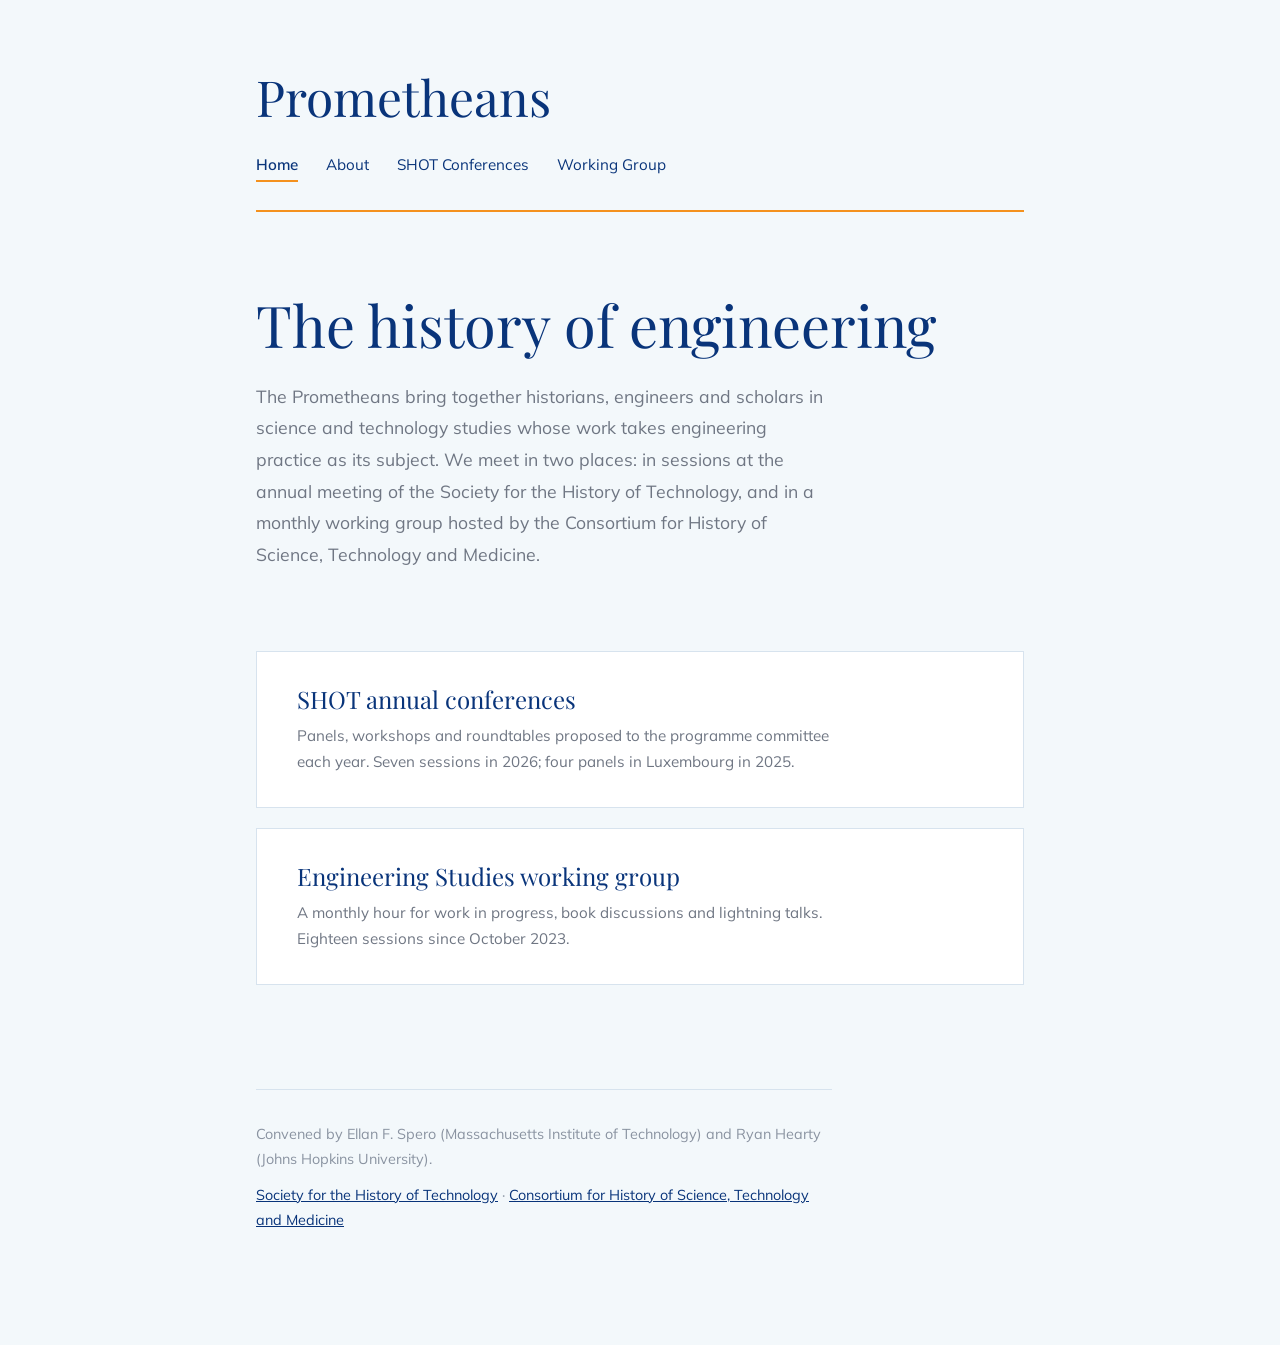
<file: index.html>
<!doctype html>
<html lang="en">
<head>
<meta charset="utf-8">
<meta name="viewport" content="width=device-width, initial-scale=1">
<title>Prometheans — History of Engineering</title>
<meta name="description" content="The Prometheans: a Special Interest Group of the Society for the History of Technology and a working group at the Consortium for History of Science, Technology and Medicine.">
<link rel="preconnect" href="https://fonts.googleapis.com">
<link rel="preconnect" href="https://fonts.gstatic.com" crossorigin>
<link rel="stylesheet" href="https://fonts.googleapis.com/css2?family=Playfair+Display:wght@400;500&family=Mulish:wght@400;600;700&display=swap">
<link rel="stylesheet" href="assets/style.css">
</head>
<body>
<div class="wrap">

  <header class="masthead">
    <a class="wordmark" href="">Prometheans</a>
    <nav class="years">
      <a href="" aria-current="page">Home</a>
      <a href="about/">About</a>
      <a href="shot/">SHOT Conferences</a>
      <a href="chstm/">Working Group</a>
    </nav>
  </header>

  <div class="phead">
    <h1>The history of engineering</h1>
    <p class="standfirst">The Prometheans bring together historians, engineers and scholars in science and technology studies whose work takes engineering practice as its subject. We meet in two places: in sessions at the annual meeting of the Society for the History of Technology, and in a monthly working group hosted by the Consortium for History of Science, Technology and Medicine.</p>
  </div>

  <ul class="entries">
    <li>
      <a href="shot/">
        <b>SHOT annual conferences</b>
        <span>Panels, workshops and roundtables proposed to the programme committee each year. Seven sessions in 2026; four panels in Luxembourg in 2025.</span>
      </a>
    </li>
    <li>
      <a href="chstm/">
        <b>Engineering Studies working group</b>
        <span>A monthly hour for work in progress, book discussions and lightning talks. Eighteen sessions since October 2023.</span>
      </a>
    </li>
  </ul>

  <footer>
    <p>Convened by Ellan F. Spero (Massachusetts Institute of Technology) and Ryan Hearty (Johns Hopkins University).</p>
    <p><a href="https://www.historyoftechnology.org/">Society for the History of Technology</a> &middot; <a href="https://www.chstm.org/group/engineering-studies">Consortium for History of Science, Technology and Medicine</a></p>
  </footer>

</div>
</body>
</html>
</file>
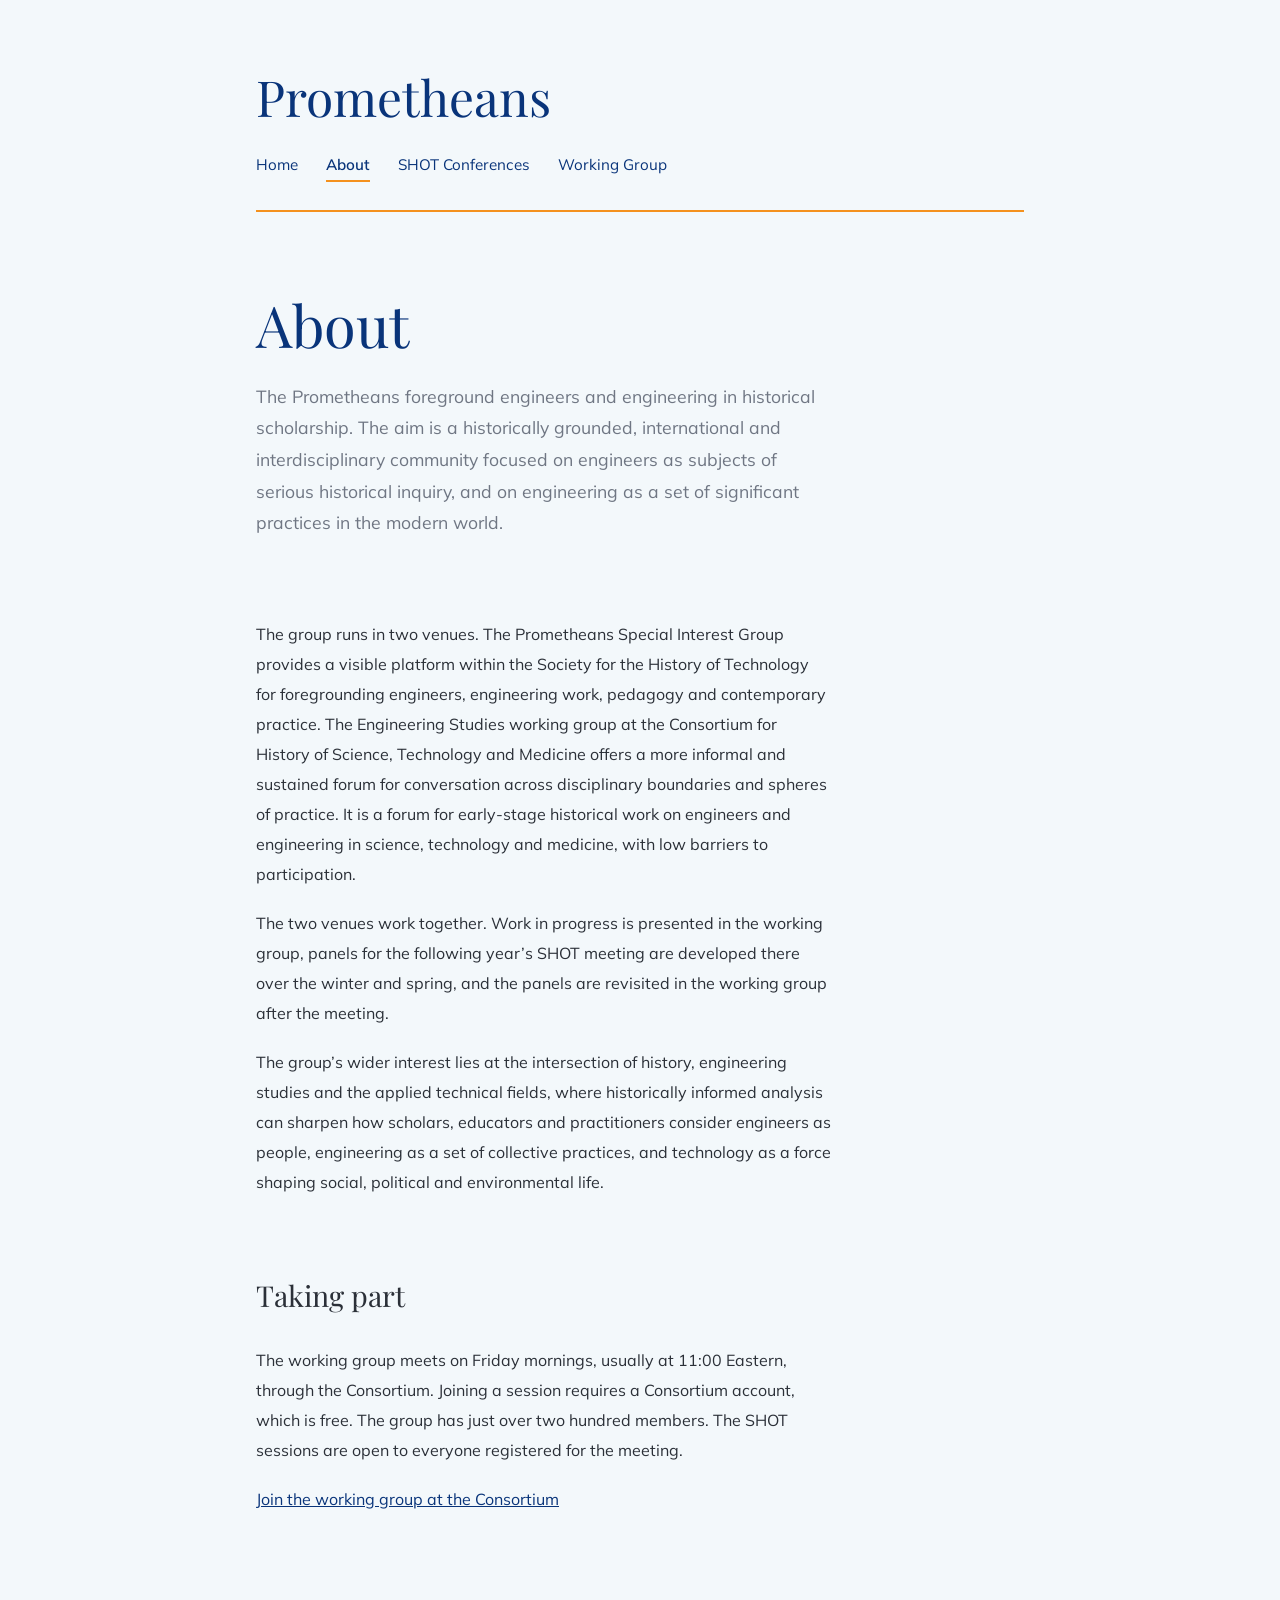
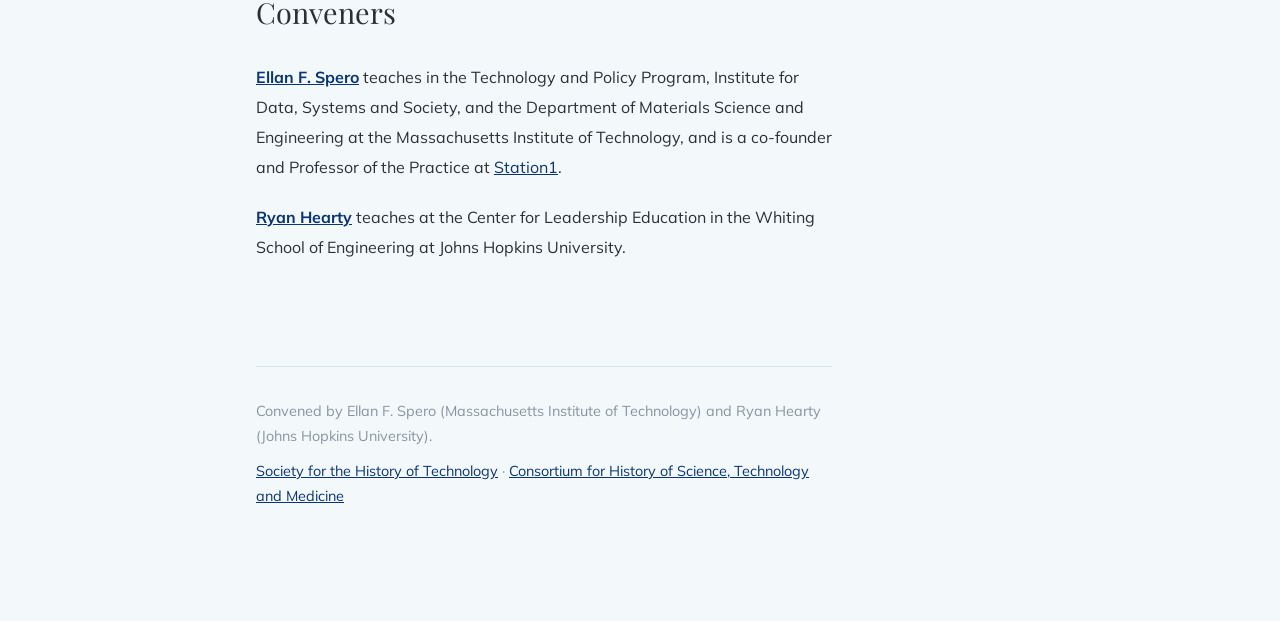
<file: about/index.html>
<!doctype html>
<html lang="en">
<head>
<meta charset="utf-8">
<meta name="viewport" content="width=device-width, initial-scale=1">
<title>About — Prometheans</title>
<meta name="description" content="About the Prometheans: aims, conveners and how to take part.">
<link rel="preconnect" href="https://fonts.googleapis.com">
<link rel="preconnect" href="https://fonts.gstatic.com" crossorigin>
<link rel="stylesheet" href="https://fonts.googleapis.com/css2?family=Playfair+Display:wght@400;500&family=Mulish:wght@400;600;700&display=swap">
<link rel="stylesheet" href="../assets/style.css">
</head>
<body>
<div class="wrap">

  <header class="masthead">
    <a class="wordmark" href="../">Prometheans</a>
    <nav class="years">
      <a href="../">Home</a>
      <a href="../about/" aria-current="page">About</a>
      <a href="../shot/">SHOT Conferences</a>
      <a href="../chstm/">Working Group</a>
    </nav>
  </header>

  <div class="phead">
    <h1>About</h1>
    <p class="standfirst">The Prometheans foreground engineers and engineering in historical scholarship. The aim is a historically grounded, international and interdisciplinary community focused on engineers as subjects of serious historical inquiry, and on engineering as a set of significant practices in the modern world.</p>
  </div>

  <!-- RYAN: the wording here is taken from your and Ellan's 2026 Engineering Studies
       report and from the CHSTM group page. Expand or replace as you like. -->
  <div class="prose">
    <p>The group runs in two venues. The Prometheans Special Interest Group provides a visible platform within the Society for the History of Technology for foregrounding engineers, engineering work, pedagogy and contemporary practice. The Engineering Studies working group at the Consortium for History of Science, Technology and Medicine offers a more informal and sustained forum for conversation across disciplinary boundaries and spheres of practice. It is a forum for early-stage historical work on engineers and engineering in science, technology and medicine, with low barriers to participation.</p>
    <p>The two venues work together. Work in progress is presented in the working group, panels for the following year&rsquo;s SHOT meeting are developed there over the winter and spring, and the panels are revisited in the working group after the meeting.</p>
    <p>The group&rsquo;s wider interest lies at the intersection of history, engineering studies and the applied technical fields, where historically informed analysis can sharpen how scholars, educators and practitioners consider engineers as people, engineering as a set of collective practices, and technology as a force shaping social, political and environmental life.</p>
  </div>

  <h2>Taking part</h2>
  <div class="prose">
    <p>The working group meets on Friday mornings, usually at 11:00 Eastern, through the Consortium. Joining a session requires a Consortium account, which is free. The group has just over two hundred members. The SHOT sessions are open to everyone registered for the meeting.</p>
    <p><a href="https://www.chstm.org/group/engineering-studies">Join the working group at the Consortium</a></p>
  </div>

  <h2>Conveners</h2>
  <div class="prose">
    <p><b><a href="https://web.mit.edu/efs8/www/">Ellan F. Spero</a></b> teaches in the Technology and Policy Program, Institute for Data, Systems and Society, and the Department of Materials Science and Engineering at the Massachusetts Institute of Technology, and is a co-founder and Professor of the Practice at <a href="https://www.station1.org/">Station1</a>.</p>
    <p><b><a href="https://engineering.jhu.edu/cle/faculty/ryan-hearty/">Ryan Hearty</a></b> teaches at the Center for Leadership Education in the Whiting School of Engineering at Johns Hopkins University.</p>
  </div>

  <footer>
    <p>Convened by Ellan F. Spero (Massachusetts Institute of Technology) and Ryan Hearty (Johns Hopkins University).</p>
    <p><a href="https://www.historyoftechnology.org/">Society for the History of Technology</a> &middot; <a href="https://www.chstm.org/group/engineering-studies">Consortium for History of Science, Technology and Medicine</a></p>
  </footer>

</div>
</body>
</html>
</file>
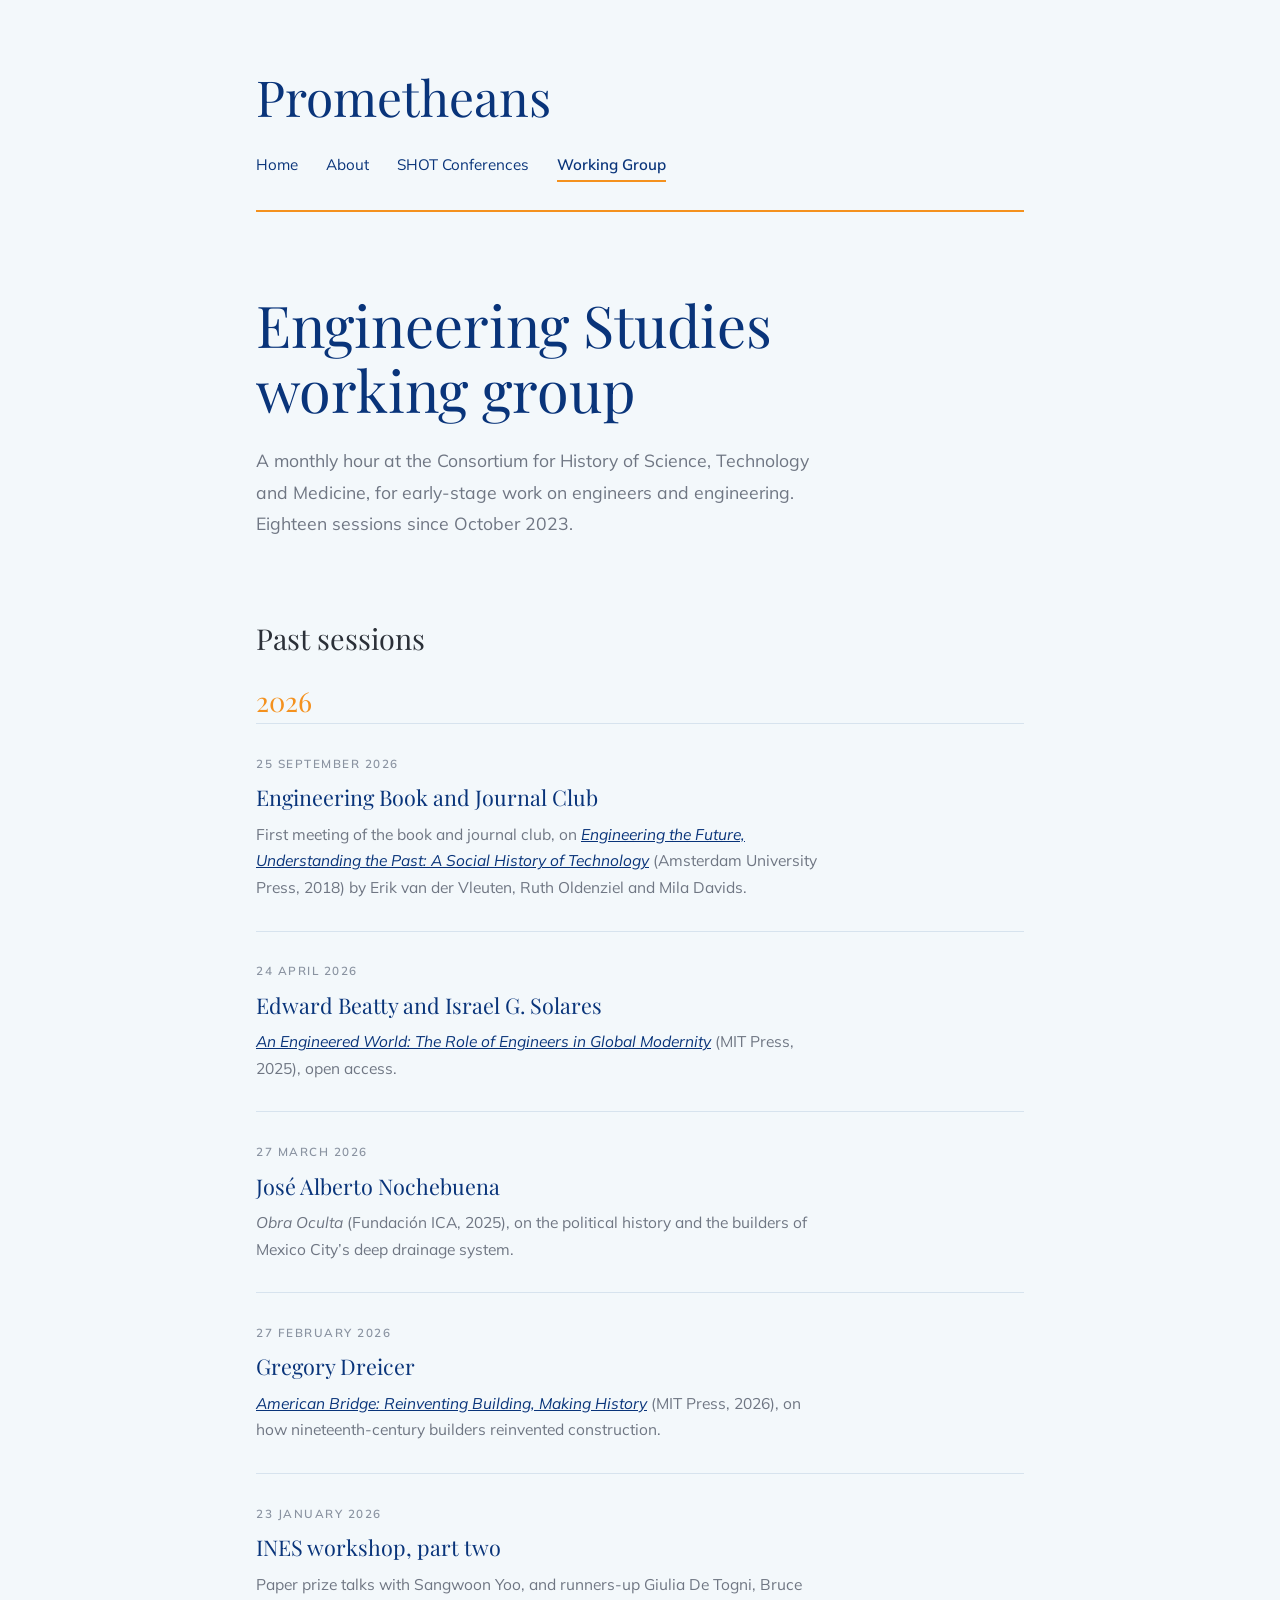
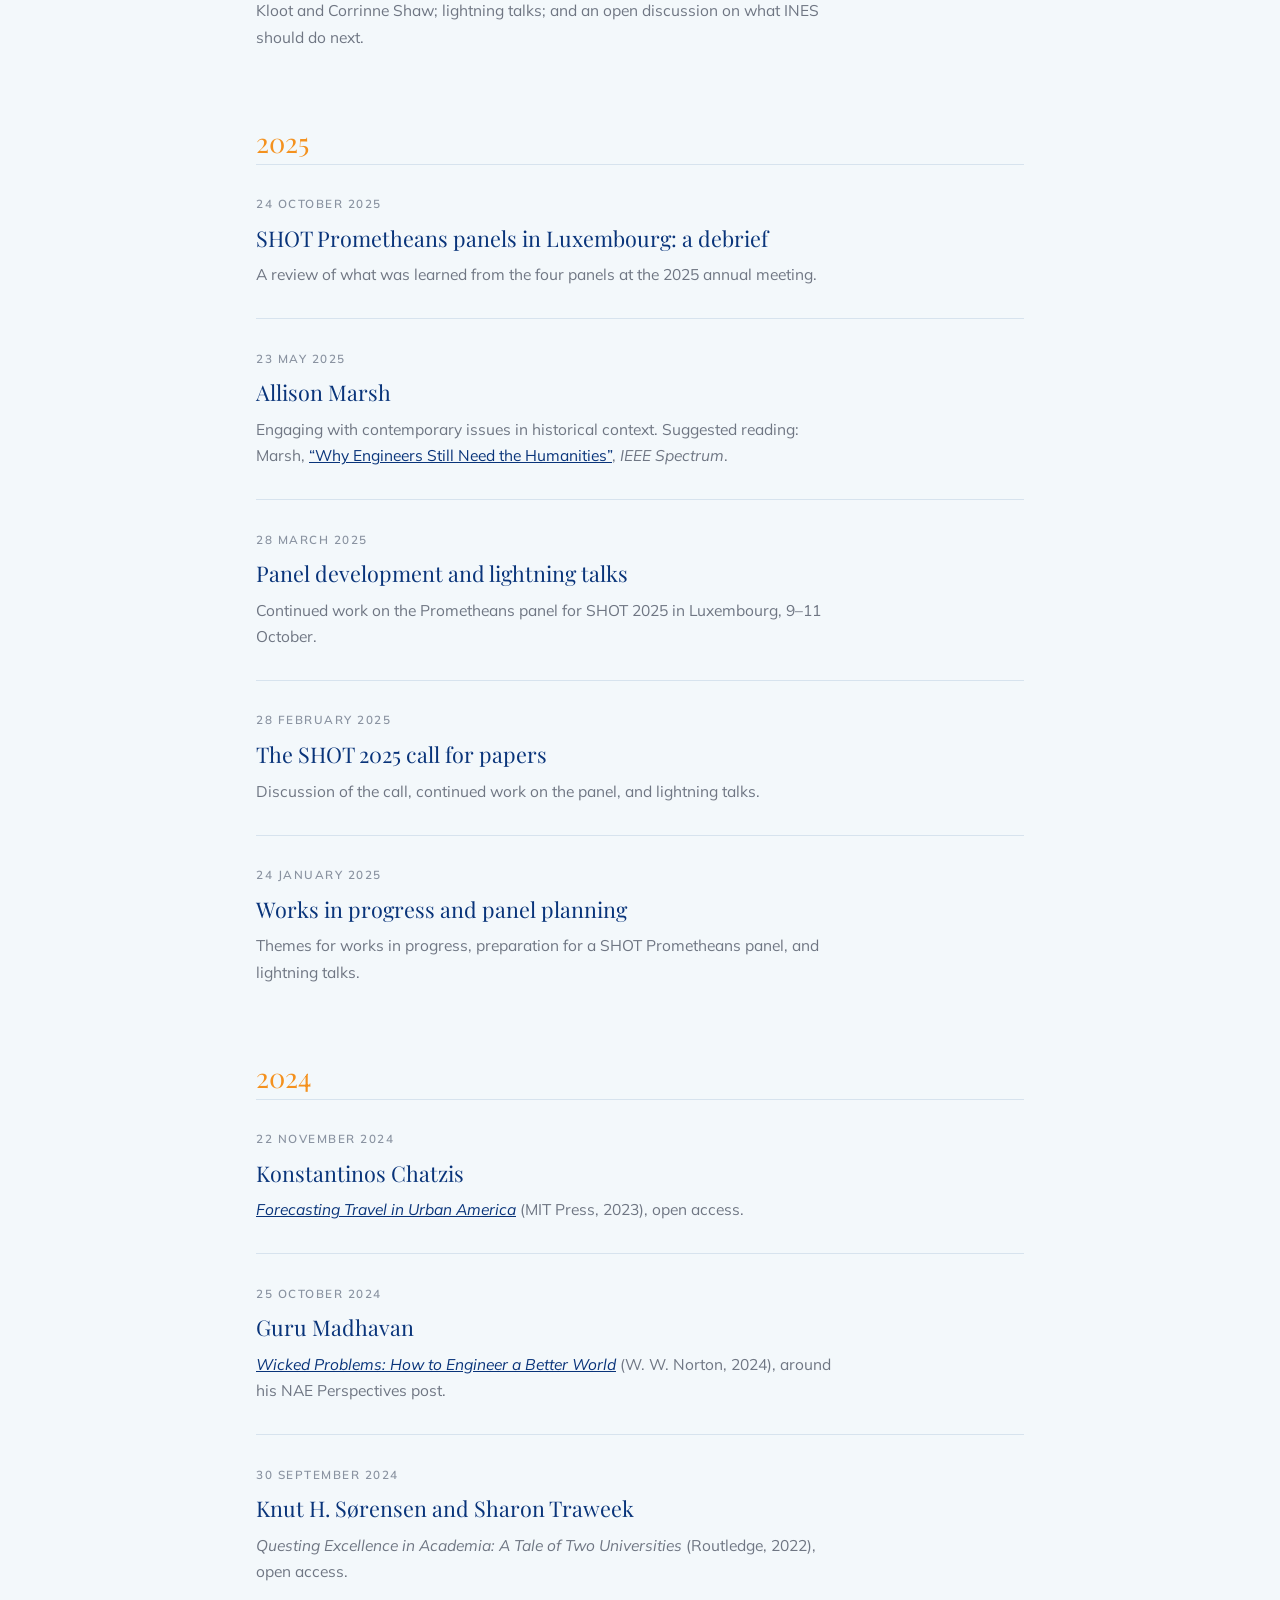
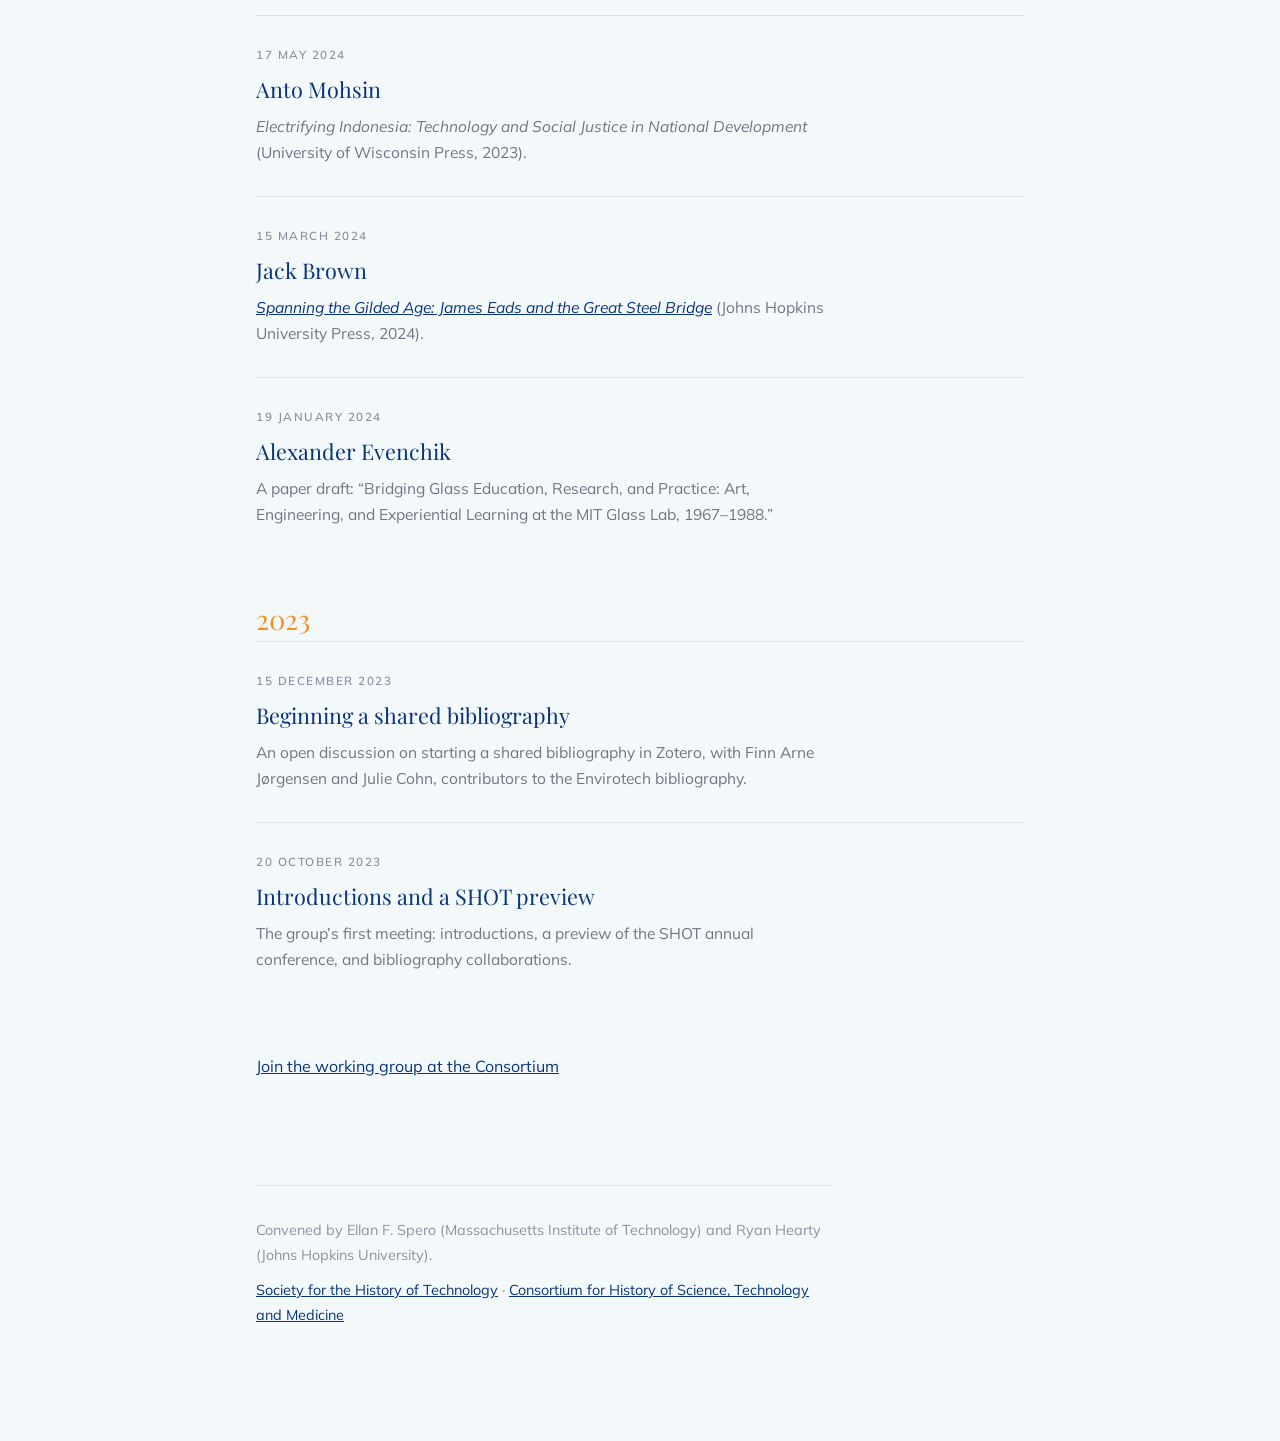
<file: chstm/index.html>
<!doctype html>
<html lang="en">
<head>
<meta charset="utf-8">
<meta name="viewport" content="width=device-width, initial-scale=1">
<title>Engineering Studies working group — Prometheans</title>
<meta name="description" content="The Engineering Studies working group at the Consortium for History of Science, Technology and Medicine: a monthly hour for work in progress, book discussions and lightning talks.">
<link rel="preconnect" href="https://fonts.googleapis.com">
<link rel="preconnect" href="https://fonts.gstatic.com" crossorigin>
<link rel="stylesheet" href="https://fonts.googleapis.com/css2?family=Playfair+Display:wght@400;500&family=Mulish:wght@400;600;700&display=swap">
<link rel="stylesheet" href="../assets/style.css">
</head>
<body>
<div class="wrap">

  <header class="masthead">
    <a class="wordmark" href="../">Prometheans</a>
    <nav class="years">
      <a href="../">Home</a>
      <a href="../about/">About</a>
      <a href="../shot/">SHOT Conferences</a>
      <a href="../chstm/" aria-current="page">Working Group</a>
    </nav>
  </header>


  <div class="phead">
    <h1>Engineering Studies working group</h1>
    <p class="standfirst">A monthly hour at the Consortium for History of Science, Technology and Medicine, for early-stage work on engineers and engineering. Eighteen sessions since October 2023.</p>
  </div>

  <!-- RYAN: anything you want to say about how the group runs goes here.
       The archive below is taken from the Consortium's own listing; postponed
       and cancelled dates are left out, and upcoming sessions are not listed. -->

  <h2>Past sessions</h2>

  <ol class="archive">
    <li class="yrmark">2026</li>
    <li>
      <p class="when">25 September 2026</p>
      <h3>Engineering Book and Journal Club</h3>
      <p class="detail">First meeting of the book and journal club, on <a href="https://aup.nl/en/book/9789462985407/engineering-the-future-understanding-the-past"><i>Engineering the Future, Understanding the Past: A Social History of Technology</i></a> (Amsterdam University Press, 2018) by Erik van der Vleuten, Ruth Oldenziel and Mila Davids.</p>
    </li>
    <li>
      <p class="when">24 April 2026</p>
      <h3>Edward Beatty and Israel G. Solares</h3>
      <p class="detail"><a href="https://mitpress.mit.edu/9780262553353/an-engineered-world/"><i>An Engineered World: The Role of Engineers in Global Modernity</i></a> (MIT Press, 2025), open access.</p>
    </li>
    <li>
      <p class="when">27 March 2026</p>
      <h3>Jos&eacute; Alberto Nochebuena</h3>
      <p class="detail"><i>Obra Oculta</i> (Fundaci&oacute;n ICA, 2025), on the political history and the builders of Mexico City&rsquo;s deep drainage system.</p>
    </li>
    <li>
      <p class="when">27 February 2026</p>
      <h3>Gregory Dreicer</h3>
      <p class="detail"><a href="https://mitpress.mit.edu/9780262552110/american-bridge/"><i>American Bridge: Reinventing Building, Making History</i></a> (MIT Press, 2026), on how nineteenth-century builders reinvented construction.</p>
    </li>
    <li>
      <p class="when">23 January 2026</p>
      <h3>INES workshop, part two</h3>
      <p class="detail">Paper prize talks with Sangwoon Yoo, and runners-up Giulia De Togni, Bruce Kloot and Corrinne Shaw; lightning talks; and an open discussion on what INES should do next.</p>
    </li>
    <li class="yrmark">2025</li>
    <li>
      <p class="when">24 October 2025</p>
      <h3>SHOT Prometheans panels in Luxembourg: a debrief</h3>
      <p class="detail">A review of what was learned from the four panels at the 2025 annual meeting.</p>
    </li>
    <li>
      <p class="when">23 May 2025</p>
      <h3>Allison Marsh</h3>
      <p class="detail">Engaging with contemporary issues in historical context. Suggested reading: Marsh, <a href="https://spectrum.ieee.org/engineering-and-humanities">&ldquo;Why Engineers Still Need the Humanities&rdquo;</a>, <i>IEEE Spectrum</i>.</p>
    </li>
    <li>
      <p class="when">28 March 2025</p>
      <h3>Panel development and lightning talks</h3>
      <p class="detail">Continued work on the Prometheans panel for SHOT 2025 in Luxembourg, 9&ndash;11 October.</p>
    </li>
    <li>
      <p class="when">28 February 2025</p>
      <h3>The SHOT 2025 call for papers</h3>
      <p class="detail">Discussion of the call, continued work on the panel, and lightning talks.</p>
    </li>
    <li>
      <p class="when">24 January 2025</p>
      <h3>Works in progress and panel planning</h3>
      <p class="detail">Themes for works in progress, preparation for a SHOT Prometheans panel, and lightning talks.</p>
    </li>
    <li class="yrmark">2024</li>
    <li>
      <p class="when">22 November 2024</p>
      <h3>Konstantinos Chatzis</h3>
      <p class="detail"><a href="https://mitpress.mit.edu/9780262048101/forecasting-travel-in-urban-america/"><i>Forecasting Travel in Urban America</i></a> (MIT Press, 2023), open access.</p>
    </li>
    <li>
      <p class="when">25 October 2024</p>
      <h3>Guru Madhavan</h3>
      <p class="detail"><a href="https://wwnorton.com/books/9780393651461"><i>Wicked Problems: How to Engineer a Better World</i></a> (W. W. Norton, 2024), around his NAE Perspectives post.</p>
    </li>
    <li>
      <p class="when">30 September 2024</p>
      <h3>Knut H. S&oslash;rensen and Sharon Traweek</h3>
      <p class="detail"><i>Questing Excellence in Academia: A Tale of Two Universities</i> (Routledge, 2022), open access.</p>
    </li>
    <li>
      <p class="when">17 May 2024</p>
      <h3>Anto Mohsin</h3>
      <p class="detail"><i>Electrifying Indonesia: Technology and Social Justice in National Development</i> (University of Wisconsin Press, 2023).</p>
    </li>
    <li>
      <p class="when">15 March 2024</p>
      <h3>Jack Brown</h3>
      <p class="detail"><a href="https://www.press.jhu.edu/books/title/12518/spanning-gilded-age"><i>Spanning the Gilded Age: James Eads and the Great Steel Bridge</i></a> (Johns Hopkins University Press, 2024).</p>
    </li>
    <li>
      <p class="when">19 January 2024</p>
      <h3>Alexander Evenchik</h3>
      <p class="detail">A paper draft: &ldquo;Bridging Glass Education, Research, and Practice: Art, Engineering, and Experiential Learning at the MIT Glass Lab, 1967&ndash;1988.&rdquo;</p>
    </li>
    <li class="yrmark">2023</li>
    <li>
      <p class="when">15 December 2023</p>
      <h3>Beginning a shared bibliography</h3>
      <p class="detail">An open discussion on starting a shared bibliography in Zotero, with Finn Arne J&oslash;rgensen and Julie Cohn, contributors to the Envirotech bibliography.</p>
    </li>
    <li>
      <p class="when">20 October 2023</p>
      <h3>Introductions and a SHOT preview</h3>
      <p class="detail">The group&rsquo;s first meeting: introductions, a preview of the SHOT annual conference, and bibliography collaborations.</p>
    </li>
  </ol>

  <div class="prose" style="margin-top:3rem">
    <p><a href="https://www.chstm.org/group/engineering-studies">Join the working group at the Consortium</a></p>
  </div>

  <footer>
    <p>Convened by Ellan F. Spero (Massachusetts Institute of Technology) and Ryan Hearty (Johns Hopkins University).</p>
    <p><a href="https://www.historyoftechnology.org/">Society for the History of Technology</a> &middot; <a href="https://www.chstm.org/group/engineering-studies">Consortium for History of Science, Technology and Medicine</a></p>
  </footer>

</div>
</body>
</html>
</file>
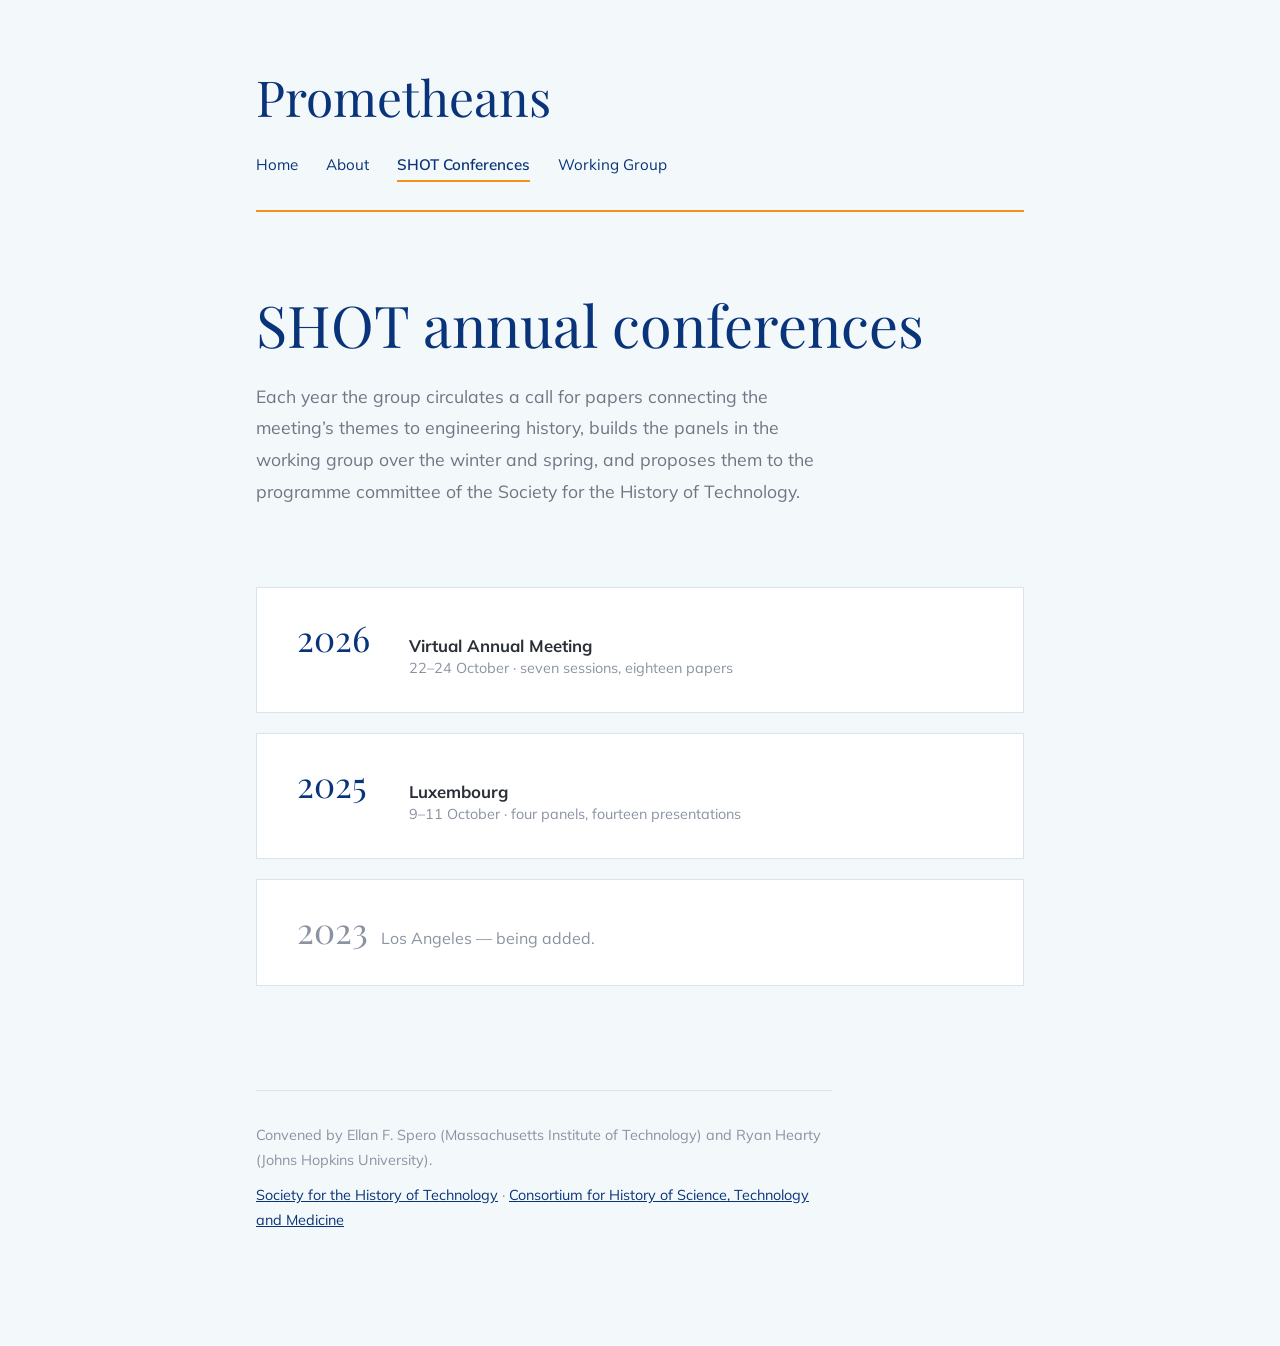
<file: shot/index.html>
<!doctype html>
<html lang="en">
<head>
<meta charset="utf-8">
<meta name="viewport" content="width=device-width, initial-scale=1">
<title>SHOT annual conferences — Prometheans</title>
<meta name="description" content="Prometheans sessions at the annual meetings of the Society for the History of Technology.">
<link rel="preconnect" href="https://fonts.googleapis.com">
<link rel="preconnect" href="https://fonts.gstatic.com" crossorigin>
<link rel="stylesheet" href="https://fonts.googleapis.com/css2?family=Playfair+Display:wght@400;500&family=Mulish:wght@400;600;700&display=swap">
<link rel="stylesheet" href="../assets/style.css">
</head>
<body>
<div class="wrap">

  <header class="masthead">
    <a class="wordmark" href="../">Prometheans</a>
    <nav class="years">
      <a href="../">Home</a>
      <a href="../about/">About</a>
      <a href="../shot/" aria-current="page">SHOT Conferences</a>
      <a href="../chstm/">Working Group</a>
    </nav>
  </header>

  <div class="phead">
    <h1>SHOT annual conferences</h1>
    <p class="standfirst">Each year the group circulates a call for papers connecting the meeting&rsquo;s themes to engineering history, builds the panels in the working group over the winter and spring, and proposes them to the programme committee of the Society for the History of Technology.</p>
  </div>

  <ul class="yearlist">
    <li>
      <a class="yearrow" href="2026/">
        <span class="yr">2026</span>
        <span class="yd">
          <b>Virtual Annual Meeting</b>
          <span>22&ndash;24 October &middot; seven sessions, eighteen papers</span>
        </span>
      </a>
    </li>
    <li>
      <a class="yearrow" href="2025/">
        <span class="yr">2025</span>
        <span class="yd">
          <b>Luxembourg</b>
          <span>9&ndash;11 October &middot; four panels, fourteen presentations</span>
        </span>
      </a>
    </li>
    <li class="pending"><span class="yr">2023</span> Los Angeles &mdash; being added.</li>
    <!-- RYAN: as you and Ellan assemble each earlier year, turn its <li class="pending">
         into the linked form above and create a folder (e.g. 2025/index.html) using
         2026/index.html as the template. -->
  </ul>

  <footer>
    <p>Convened by Ellan F. Spero (Massachusetts Institute of Technology) and Ryan Hearty (Johns Hopkins University).</p>
    <p><a href="https://www.historyoftechnology.org/">Society for the History of Technology</a> &middot; <a href="https://www.chstm.org/group/engineering-studies">Consortium for History of Science, Technology and Medicine</a></p>
  </footer>

</div>
</body>
</html>
</file>
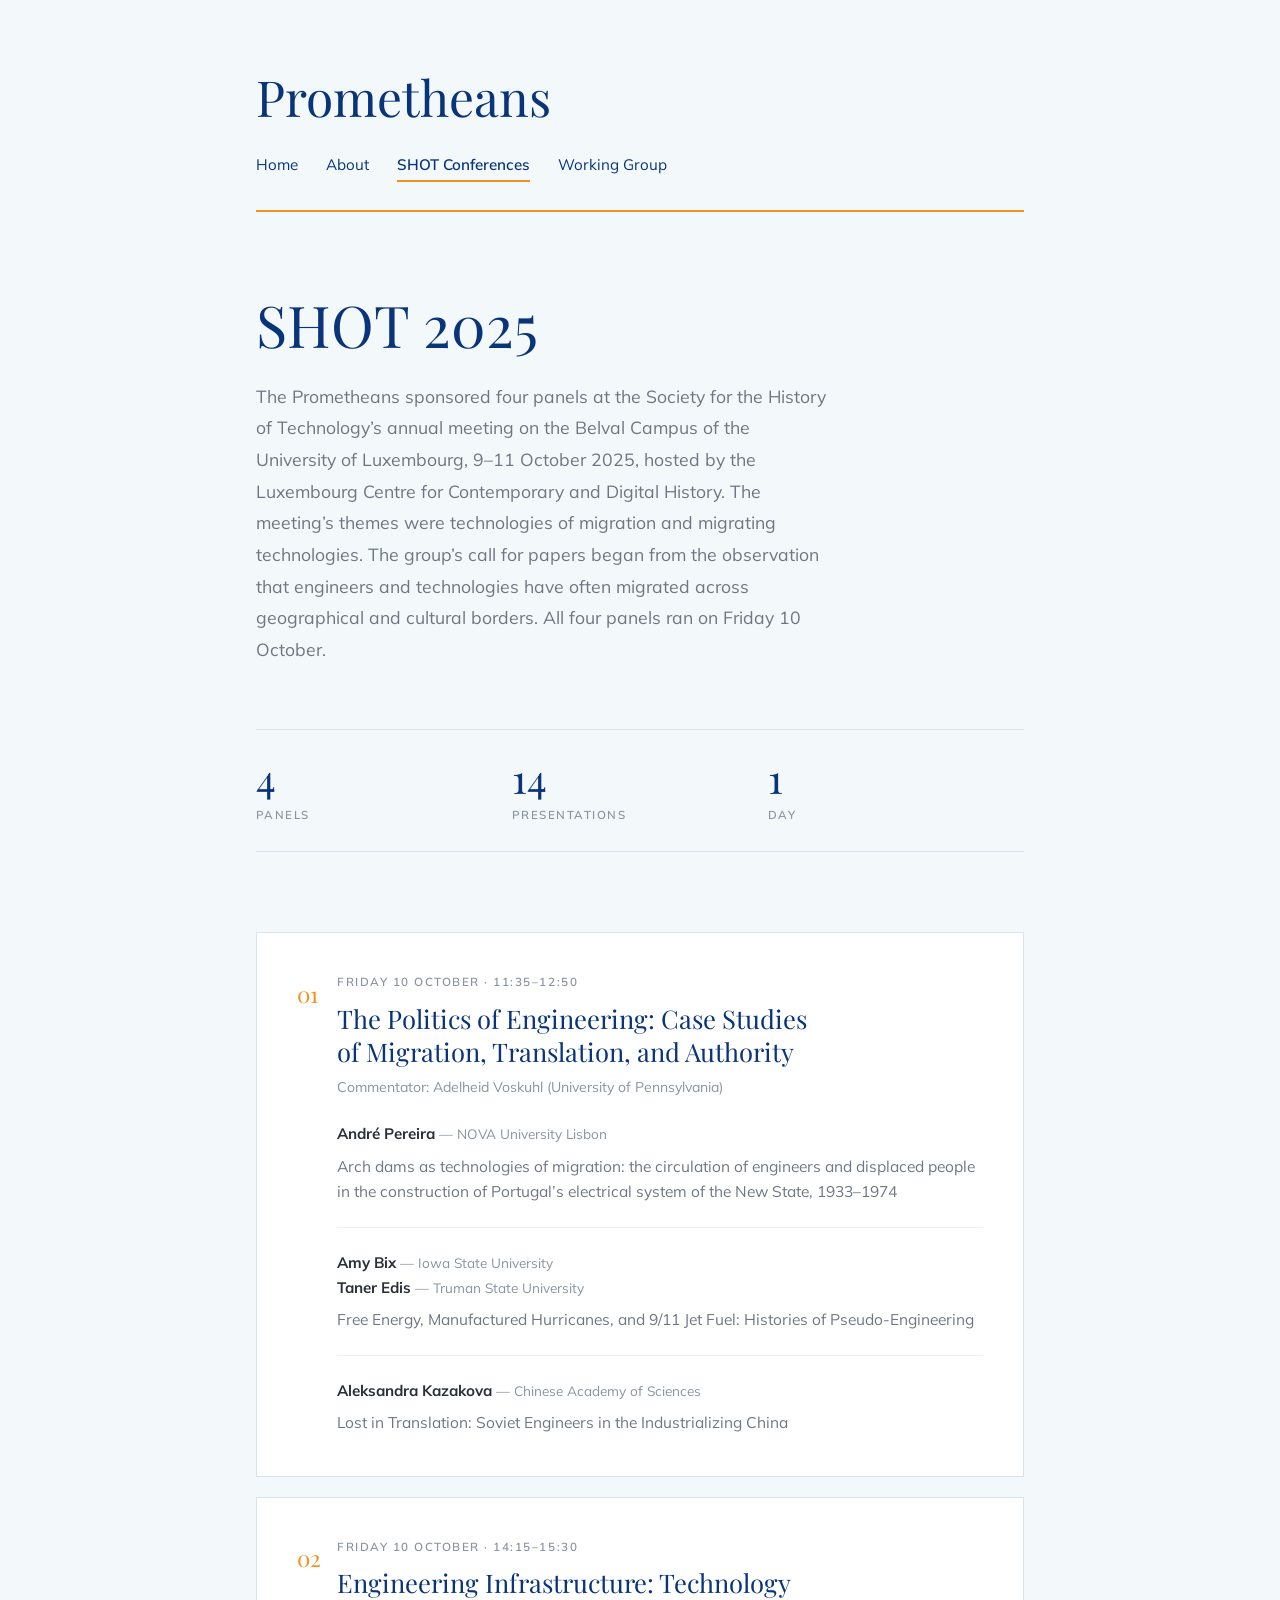
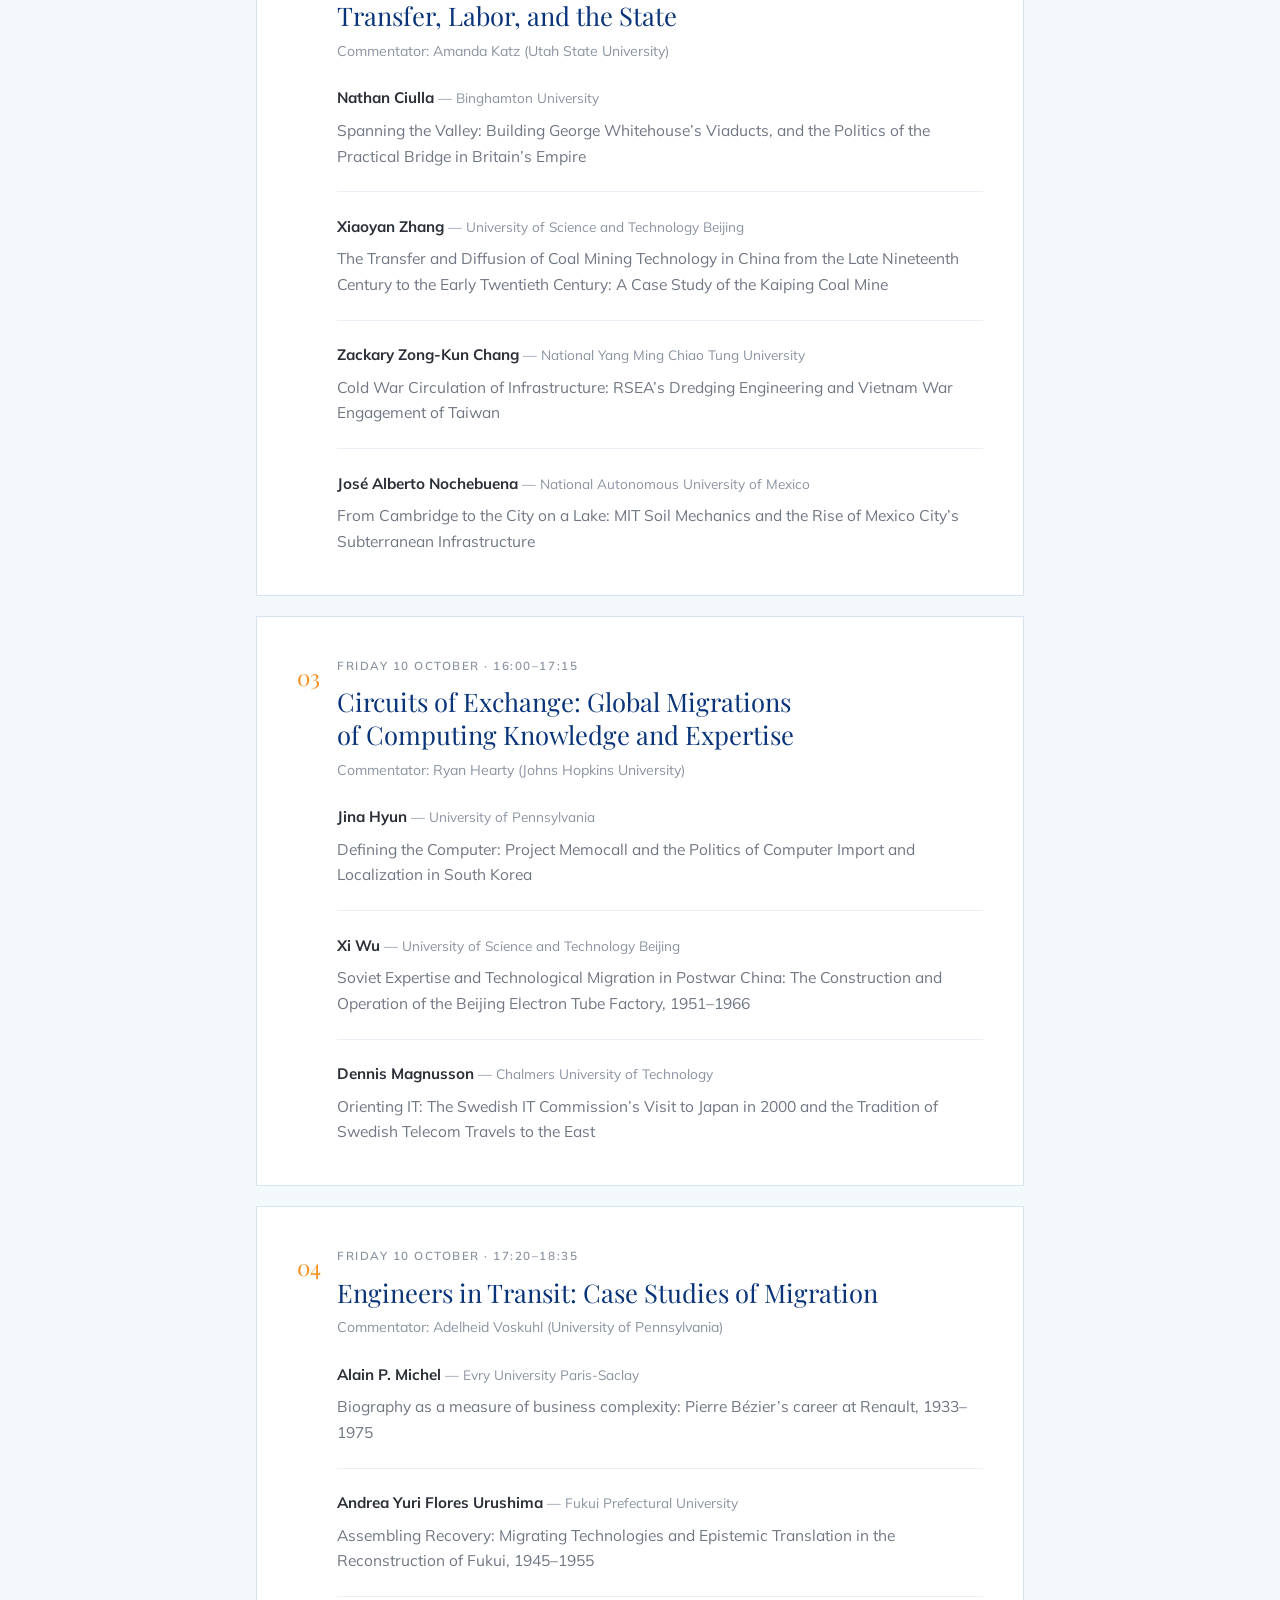
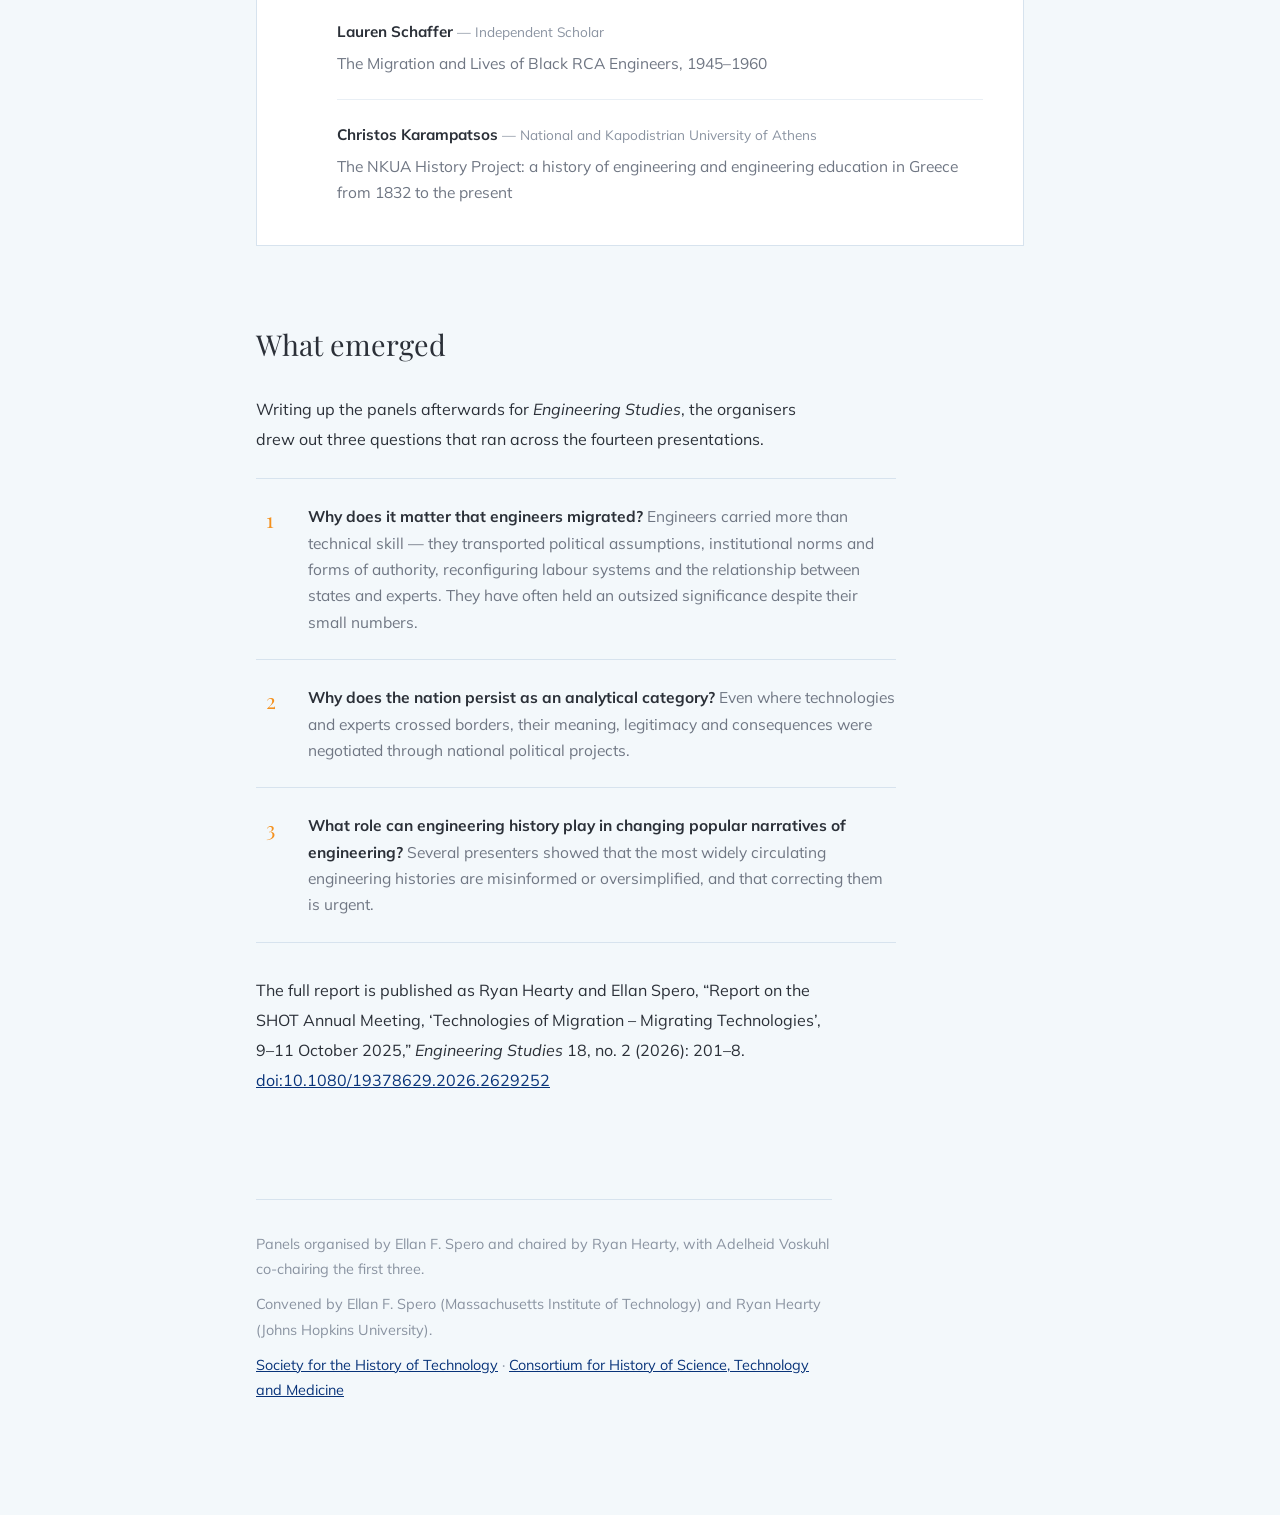
<file: shot/2025/index.html>
<!doctype html>
<html lang="en">
<head>
<meta charset="utf-8">
<meta name="viewport" content="width=device-width, initial-scale=1">
<title>SHOT 2025 — Prometheans</title>
<meta name="description" content="Four Prometheans panels at the SHOT annual meeting in Luxembourg, 9-11 October 2025.">
<link rel="preconnect" href="https://fonts.googleapis.com">
<link rel="preconnect" href="https://fonts.gstatic.com" crossorigin>
<link rel="stylesheet" href="../../assets/style.css">
<link rel="stylesheet" href="https://fonts.googleapis.com/css2?family=Playfair+Display:wght@400;500&family=Mulish:wght@400;600;700&display=swap">
</head>
<body>
<div class="wrap">

  <header class="masthead">
    <a class="wordmark" href="../../">Prometheans</a>
    <nav class="years">
      <a href="../../">Home</a>
      <a href="../../about/">About</a>
      <a href="../" aria-current="page">SHOT Conferences</a>
      <a href="../../chstm/">Working Group</a>
    </nav>
  </header>


  <div class="phead">
    <h1>SHOT 2025</h1>
    <p class="standfirst">The Prometheans sponsored four panels at the Society for the History of Technology&rsquo;s annual meeting on the Belval Campus of the University of Luxembourg, 9&ndash;11 October 2025, hosted by the Luxembourg Centre for Contemporary and Digital History. The meeting&rsquo;s themes were technologies of migration and migrating technologies. The group&rsquo;s call for papers began from the observation that engineers and technologies have often migrated across geographical and cultural borders. All four panels ran on Friday 10 October.</p>
    <div class="figures">
      <div><b>4</b><span>Panels</span></div>
      <div><b>14</b><span>Presentations</span></div>
      <div><b>1</b><span>Day</span></div>
    </div>
  </div>

  <ol class="sessions">
    <li class="session">
      <p class="when">Friday 10 October &middot; 11:35&ndash;12:50</p>
      <h3>The Politics of Engineering: Case Studies of Migration, Translation, and Authority</h3>
      <p class="chairline">Commentator: Adelheid Voskuhl (University of Pennsylvania)</p>
      <ul class="papers">
        <li>
        <span class="who">Andr&eacute; Pereira <span class="aff">&mdash; NOVA University Lisbon</span></span>
        <span class="paper">Arch dams as technologies of migration: the circulation of engineers and displaced people in the construction of Portugal&rsquo;s electrical system of the New State, 1933&ndash;1974</span>
        </li>
        <li>
        <span class="who">Amy Bix <span class="aff">&mdash; Iowa State University</span></span>
        <span class="who">Taner Edis <span class="aff">&mdash; Truman State University</span></span>
        <span class="paper">Free Energy, Manufactured Hurricanes, and 9/11 Jet Fuel: Histories of Pseudo-Engineering</span>
        </li>
        <li>
        <span class="who">Aleksandra Kazakova <span class="aff">&mdash; Chinese Academy of Sciences</span></span>
        <span class="paper">Lost in Translation: Soviet Engineers in the Industrializing China</span>
        </li>
      </ul>
    </li>
    <li class="session">
      <p class="when">Friday 10 October &middot; 14:15&ndash;15:30</p>
      <h3>Engineering Infrastructure: Technology Transfer, Labor, and the State</h3>
      <p class="chairline">Commentator: Amanda Katz (Utah State University)</p>
      <ul class="papers">
        <li>
        <span class="who">Nathan Ciulla <span class="aff">&mdash; Binghamton University</span></span>
        <span class="paper">Spanning the Valley: Building George Whitehouse&rsquo;s Viaducts, and the Politics of the Practical Bridge in Britain&rsquo;s Empire</span>
        </li>
        <li>
        <span class="who">Xiaoyan Zhang <span class="aff">&mdash; University of Science and Technology Beijing</span></span>
        <span class="paper">The Transfer and Diffusion of Coal Mining Technology in China from the Late Nineteenth Century to the Early Twentieth Century: A Case Study of the Kaiping Coal Mine</span>
        </li>
        <li>
        <span class="who">Zackary Zong-Kun Chang <span class="aff">&mdash; National Yang Ming Chiao Tung University</span></span>
        <span class="paper">Cold War Circulation of Infrastructure: RSEA&rsquo;s Dredging Engineering and Vietnam War Engagement of Taiwan</span>
        </li>
        <li>
        <span class="who">Jos&eacute; Alberto Nochebuena <span class="aff">&mdash; National Autonomous University of Mexico</span></span>
        <span class="paper">From Cambridge to the City on a Lake: MIT Soil Mechanics and the Rise of Mexico City&rsquo;s Subterranean Infrastructure</span>
        </li>
      </ul>
    </li>
    <li class="session">
      <p class="when">Friday 10 October &middot; 16:00&ndash;17:15</p>
      <h3>Circuits of Exchange: Global Migrations of Computing Knowledge and Expertise</h3>
      <p class="chairline">Commentator: Ryan Hearty (Johns Hopkins University)</p>
      <ul class="papers">
        <li>
        <span class="who">Jina Hyun <span class="aff">&mdash; University of Pennsylvania</span></span>
        <span class="paper">Defining the Computer: Project Memocall and the Politics of Computer Import and Localization in South Korea</span>
        </li>
        <li>
        <span class="who">Xi Wu <span class="aff">&mdash; University of Science and Technology Beijing</span></span>
        <span class="paper">Soviet Expertise and Technological Migration in Postwar China: The Construction and Operation of the Beijing Electron Tube Factory, 1951&ndash;1966</span>
        </li>
        <li>
        <span class="who">Dennis Magnusson <span class="aff">&mdash; Chalmers University of Technology</span></span>
        <span class="paper">Orienting IT: The Swedish IT Commission&rsquo;s Visit to Japan in 2000 and the Tradition of Swedish Telecom Travels to the East</span>
        </li>
      </ul>
    </li>
    <li class="session">
      <p class="when">Friday 10 October &middot; 17:20&ndash;18:35</p>
      <h3>Engineers in Transit: Case Studies of Migration</h3>
      <p class="chairline">Commentator: Adelheid Voskuhl (University of Pennsylvania)</p>
      <ul class="papers">
        <li>
        <span class="who">Alain P. Michel <span class="aff">&mdash; Evry University Paris-Saclay</span></span>
        <span class="paper">Biography as a measure of business complexity: Pierre B&eacute;zier&rsquo;s career at Renault, 1933&ndash;1975</span>
        </li>
        <li>
        <span class="who">Andrea Yuri Flores Urushima <span class="aff">&mdash; Fukui Prefectural University</span></span>
        <span class="paper">Assembling Recovery: Migrating Technologies and Epistemic Translation in the Reconstruction of Fukui, 1945&ndash;1955</span>
        </li>
        <li>
        <span class="who">Lauren Schaffer <span class="aff">&mdash; Independent Scholar</span></span>
        <span class="paper">The Migration and Lives of Black RCA Engineers, 1945&ndash;1960</span>
        </li>
        <li>
        <span class="who">Christos Karampatsos <span class="aff">&mdash; National and Kapodistrian University of Athens</span></span>
        <span class="paper">The NKUA History Project: a history of engineering and engineering education in Greece from 1832 to the present</span>
        </li>
      </ul>
    </li>
  </ol>

  <h2>What emerged</h2>
  <div class="prose">
    <p>Writing up the panels afterwards for <i>Engineering Studies</i>, the organisers drew out three questions that ran across the fourteen presentations.</p>
  </div>
  <ol class="questions">
    <li><b>Why does it matter that engineers migrated?</b> Engineers carried more than technical skill &mdash; they transported political assumptions, institutional norms and forms of authority, reconfiguring labour systems and the relationship between states and experts. They have often held an outsized significance despite their small numbers.</li>
    <li><b>Why does the nation persist as an analytical category?</b> Even where technologies and experts crossed borders, their meaning, legitimacy and consequences were negotiated through national political projects.</li>
    <li><b>What role can engineering history play in changing popular narratives of engineering?</b> Several presenters showed that the most widely circulating engineering histories are misinformed or oversimplified, and that correcting them is urgent.</li>
  </ol>
  <div class="prose" style="margin-top:2rem">
    <p>The full report is published as Ryan Hearty and Ellan Spero, &ldquo;Report on the SHOT Annual Meeting, &lsquo;Technologies of Migration &ndash; Migrating Technologies&rsquo;, 9&ndash;11 October 2025,&rdquo; <i>Engineering Studies</i> 18, no. 2 (2026): 201&ndash;8. <a href="https://doi.org/10.1080/19378629.2026.2629252">doi:10.1080/19378629.2026.2629252</a></p>
  </div>


  <footer>
    <p>Panels organised by Ellan F. Spero and chaired by Ryan Hearty, with Adelheid Voskuhl co-chairing the first three.</p>
    <p>Convened by Ellan F. Spero (Massachusetts Institute of Technology) and Ryan Hearty (Johns Hopkins University).</p>
    <p><a href="https://www.historyoftechnology.org/">Society for the History of Technology</a> &middot; <a href="https://www.chstm.org/group/engineering-studies">Consortium for History of Science, Technology and Medicine</a></p>
  </footer>

</div>
</body>
</html>
</file>
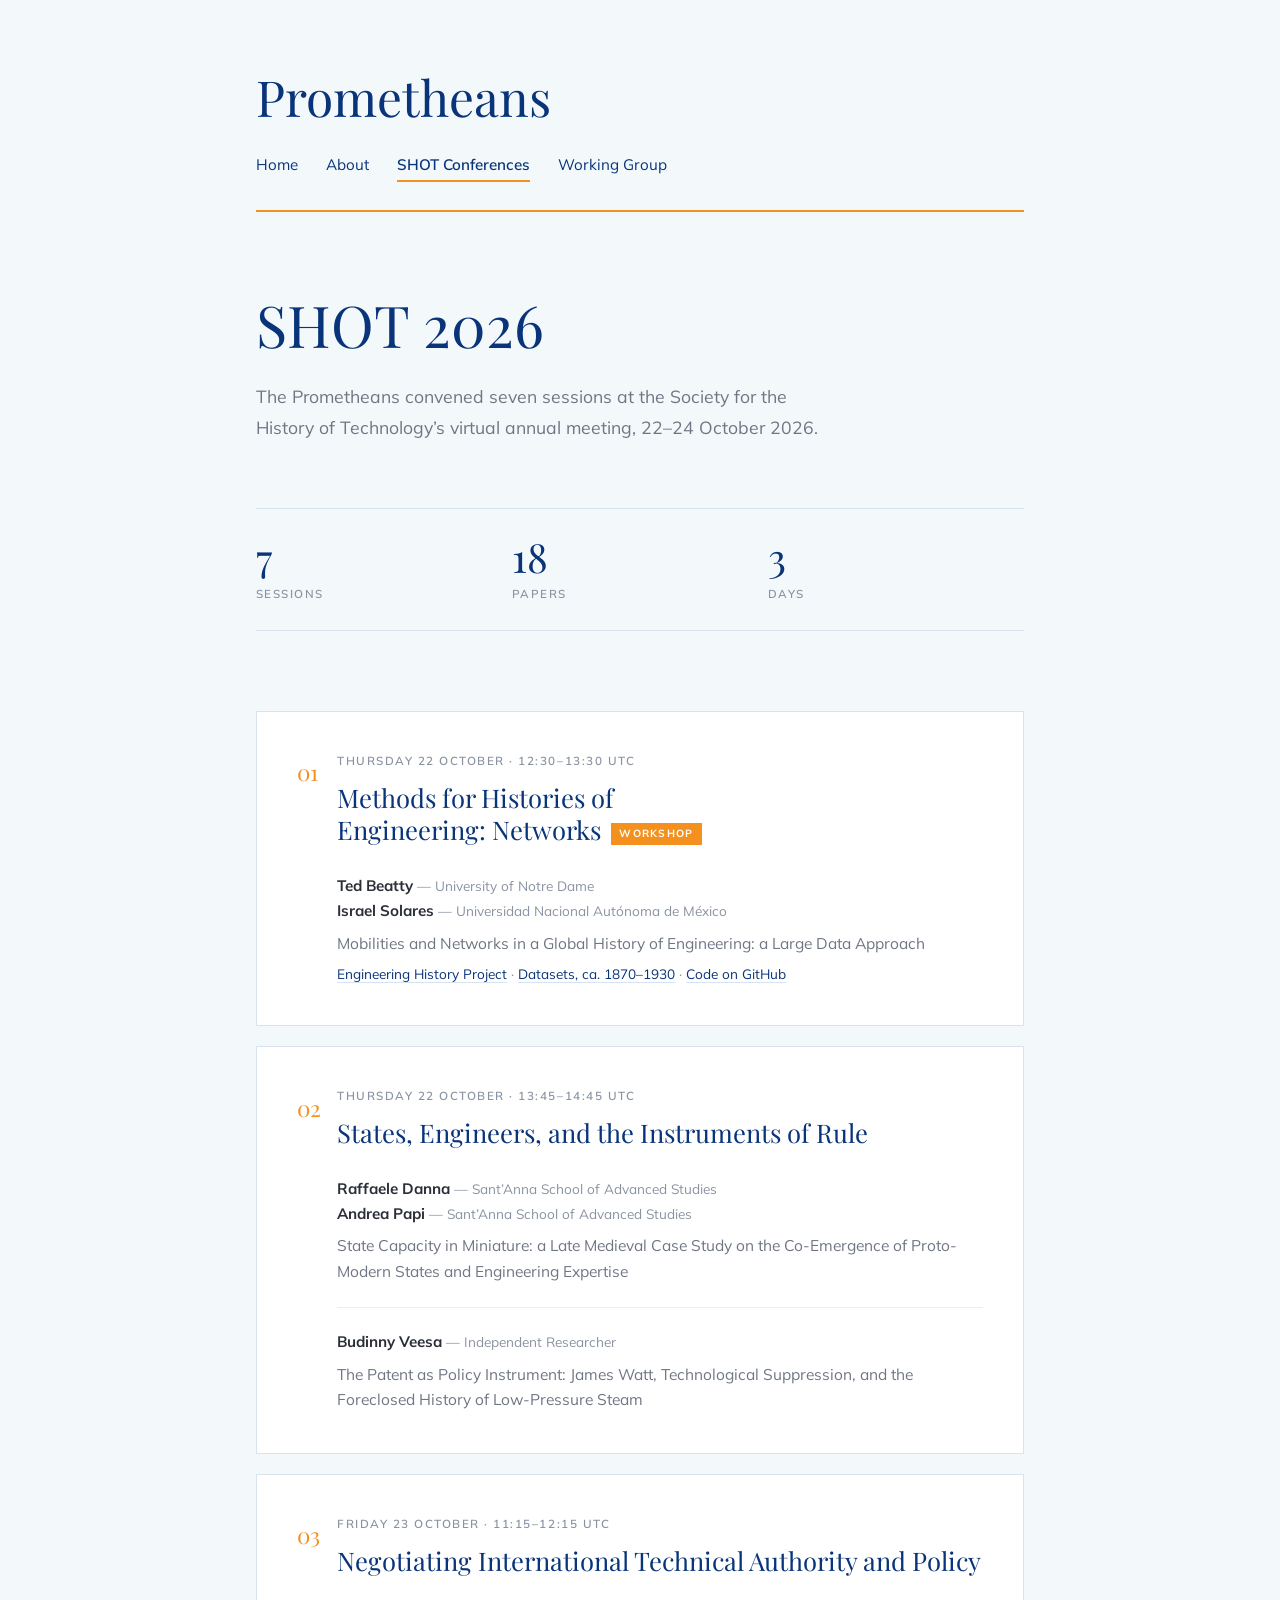
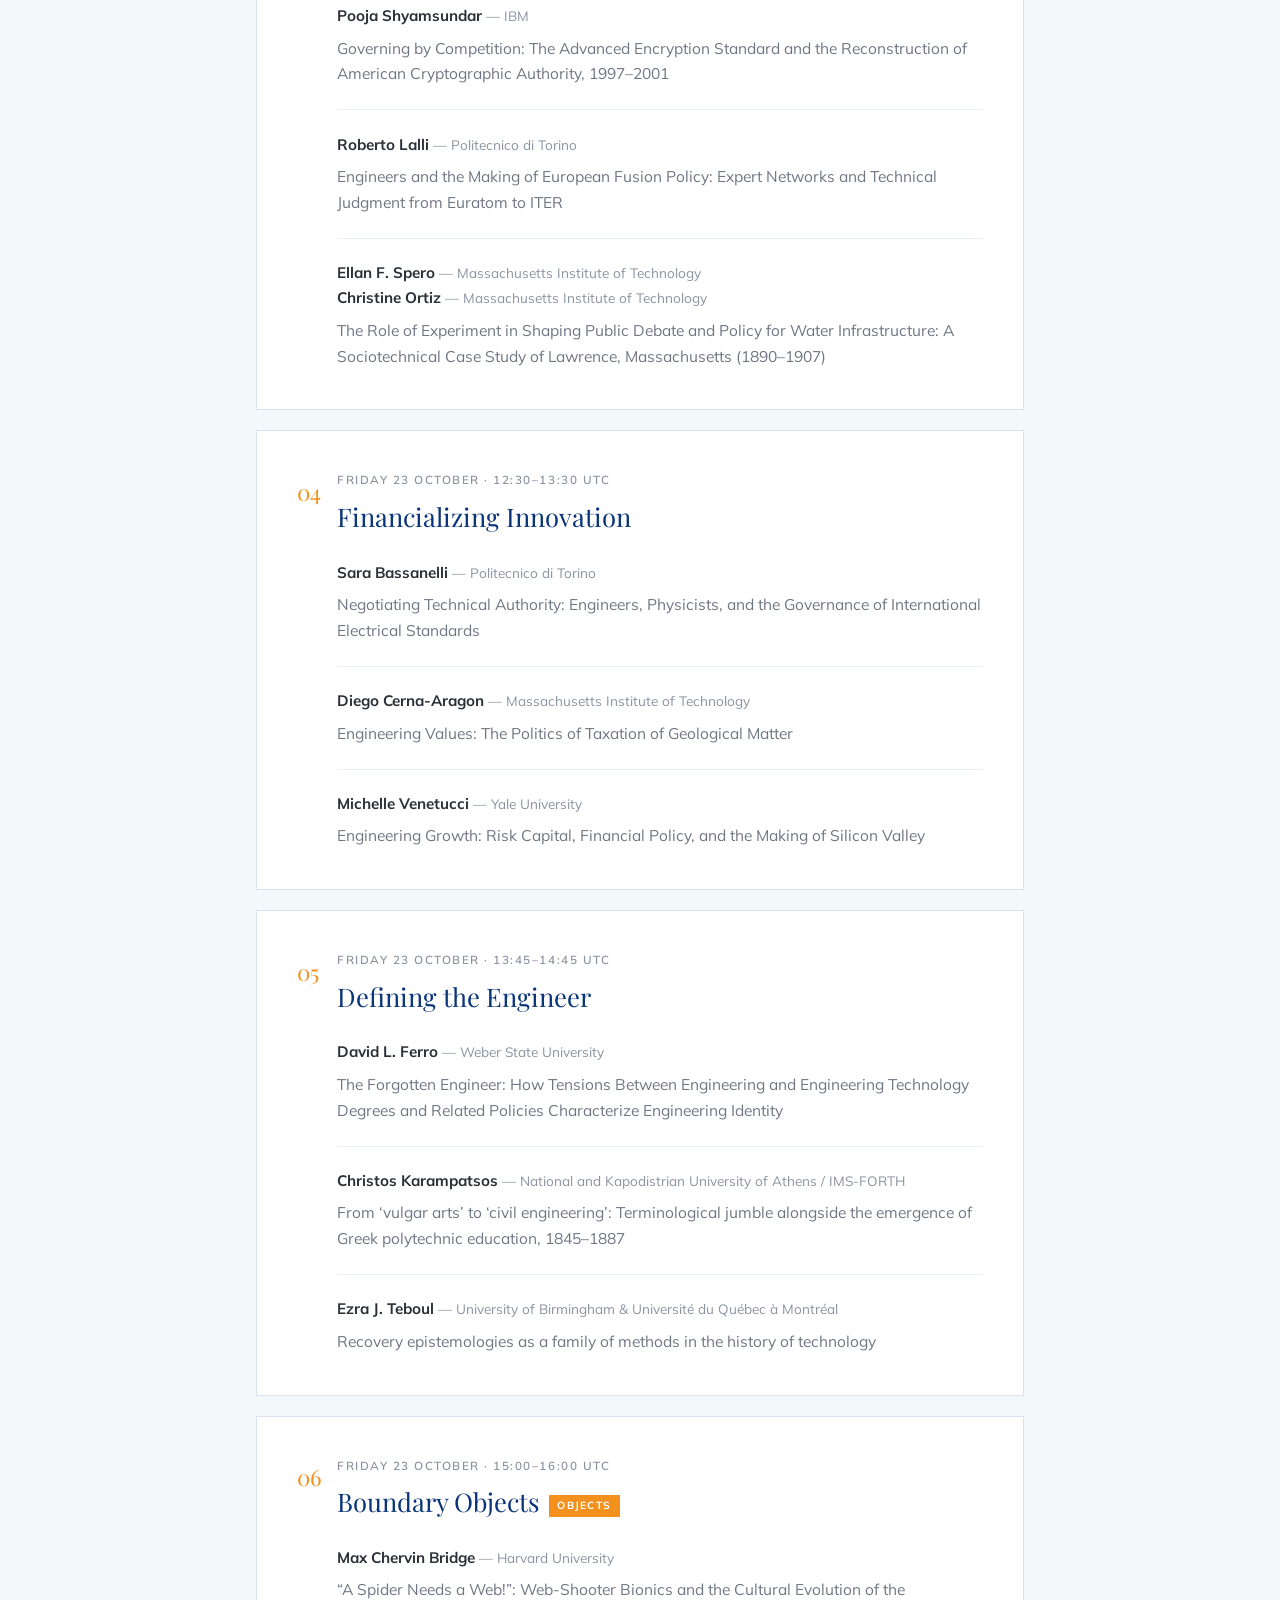
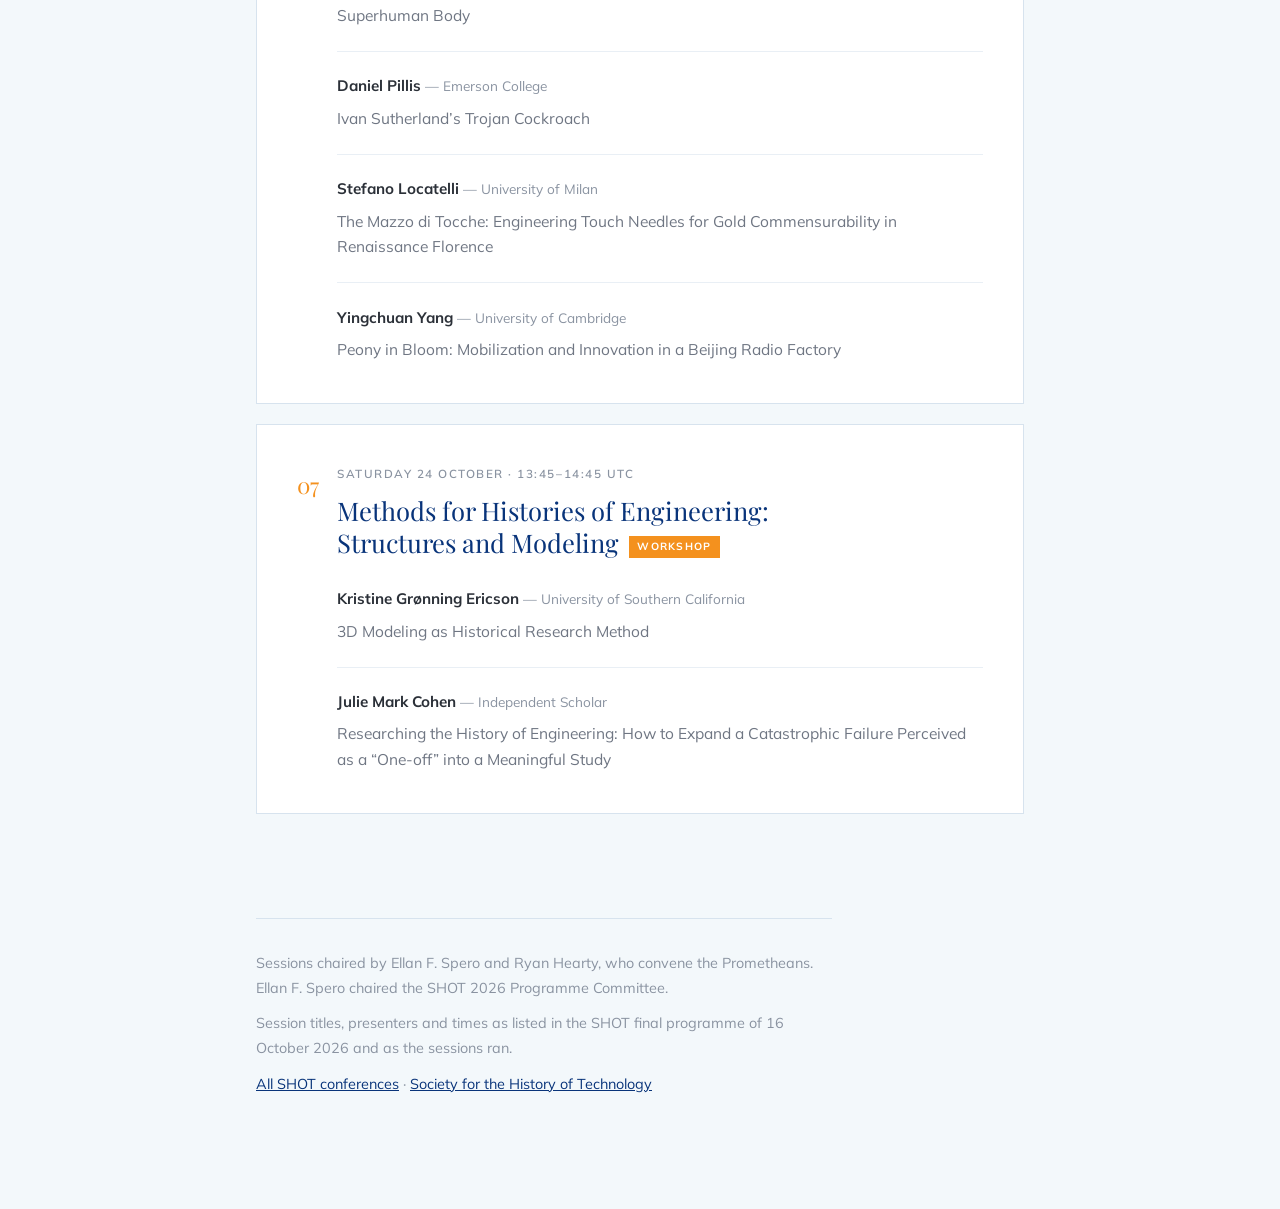
<file: shot/2026/index.html>
<!doctype html>
<html lang="en">
<head>
<meta charset="utf-8">
<meta name="viewport" content="width=device-width, initial-scale=1">
<title>SHOT 2026 — Prometheans</title>
<meta name="description" content="Seven Prometheans sessions on the history of engineering at the SHOT 2026 Virtual Annual Meeting, 22–24 October 2026.">
<link rel="preconnect" href="https://fonts.googleapis.com">
<link rel="preconnect" href="https://fonts.gstatic.com" crossorigin>
<link rel="stylesheet" href="https://fonts.googleapis.com/css2?family=Playfair+Display:wght@400;500&family=Mulish:wght@400;600;700&display=swap">
<link rel="stylesheet" href="../../assets/style.css">
</head>
<body>
<div class="wrap">

  <header class="masthead">
    <a class="wordmark" href="../../">Prometheans</a>
    <nav class="years">
      <a href="../../">Home</a>
      <a href="../../about/">About</a>
      <a href="../" aria-current="page">SHOT Conferences</a>
      <a href="../../chstm/">Working Group</a>
    </nav>
  </header>

  <div class="phead">
    <h1>SHOT 2026</h1>
    <p class="standfirst">The Prometheans convened seven sessions at the Society for the History of Technology&rsquo;s virtual annual meeting, 22&ndash;24 October 2026.</p>
    <div class="figures">
      <div><b>7</b><span>Sessions</span></div>
      <div><b>18</b><span>Papers</span></div>
      <div><b>3</b><span>Days</span></div>
    </div>
  </div>

  <!-- RYAN: a short paragraph of highlights belongs here once you've written it.
       Everything below is fact only, taken from the final programme and what
       actually ran. Times are UTC, as the meeting was run. -->

  <ol class="sessions">

    <li class="session">
      <p class="when">Thursday 22 October &middot; 12:30&ndash;13:30 UTC</p>
      <h3>Methods for Histories of Engineering: Networks<span class="badge">Workshop</span></h3>
      <ul class="papers">
        <li>
          <span class="who">Ted Beatty <span class="aff">&mdash; University of Notre Dame</span></span>
          <span class="who">Israel Solares <span class="aff">&mdash; Universidad Nacional Aut&oacute;noma de M&eacute;xico</span></span>
          <span class="paper">Mobilities and Networks in a Global History of Engineering: a Large Data Approach</span>
          <span class="reslinks"><a href="https://www.engineeringhistoryproject.org/">Engineering History Project</a> &middot; <a href="https://curate.nd.edu/articles/dataset/Engineering_History_Project_Datasets_ca_1870-1930/30108082">Datasets, ca. 1870&ndash;1930</a> &middot; <a href="https://github.com/solaresig/Blueprint-for-Modernity">Code on GitHub</a></span>
        </li>
      </ul>
    </li>

    <li class="session">
      <p class="when">Thursday 22 October &middot; 13:45&ndash;14:45 UTC</p>
      <h3>States, Engineers, and the Instruments of Rule</h3>
      <ul class="papers">
        <li>
          <span class="who">Raffaele Danna <span class="aff">&mdash; Sant&rsquo;Anna School of Advanced Studies</span></span>
          <span class="who">Andrea Papi <span class="aff">&mdash; Sant&rsquo;Anna School of Advanced Studies</span></span>
          <span class="paper">State Capacity in Miniature: a Late Medieval Case Study on the Co-Emergence of Proto-Modern States and Engineering Expertise</span>
        </li>
        <li>
          <span class="who">Budinny Veesa <span class="aff">&mdash; Independent Researcher</span></span>
          <span class="paper">The Patent as Policy Instrument: James Watt, Technological Suppression, and the Foreclosed History of Low-Pressure Steam</span>
        </li>
      </ul>
    </li>

    <li class="session">
      <p class="when">Friday 23 October &middot; 11:15&ndash;12:15 UTC</p>
      <h3>Negotiating International Technical Authority and Policy</h3>
      <ul class="papers">
        <li>
          <span class="who">Pooja Shyamsundar <span class="aff">&mdash; IBM</span></span>
          <span class="paper">Governing by Competition: The Advanced Encryption Standard and the Reconstruction of American Cryptographic Authority, 1997&ndash;2001</span>
        </li>
        <li>
          <span class="who">Roberto Lalli <span class="aff">&mdash; Politecnico di Torino</span></span>
          <span class="paper">Engineers and the Making of European Fusion Policy: Expert Networks and Technical Judgment from Euratom to ITER</span>
        </li>
        <li>
          <span class="who">Ellan F. Spero <span class="aff">&mdash; Massachusetts Institute of Technology</span></span>
          <span class="who">Christine Ortiz <span class="aff">&mdash; Massachusetts Institute of Technology</span></span>
          <span class="paper">The Role of Experiment in Shaping Public Debate and Policy for Water Infrastructure: A Sociotechnical Case Study of Lawrence, Massachusetts (1890&ndash;1907)</span>
        </li>
      </ul>
    </li>

    <li class="session">
      <p class="when">Friday 23 October &middot; 12:30&ndash;13:30 UTC</p>
      <h3>Financializing Innovation</h3>
      <ul class="papers">
        <li>
          <span class="who">Sara Bassanelli <span class="aff">&mdash; Politecnico di Torino</span></span>
          <span class="paper">Negotiating Technical Authority: Engineers, Physicists, and the Governance of International Electrical Standards</span>
        </li>
        <li>
          <span class="who">Diego Cerna-Aragon <span class="aff">&mdash; Massachusetts Institute of Technology</span></span>
          <span class="paper">Engineering Values: The Politics of Taxation of Geological Matter</span>
        </li>
        <li>
          <span class="who">Michelle Venetucci <span class="aff">&mdash; Yale University</span></span>
          <span class="paper">Engineering Growth: Risk Capital, Financial Policy, and the Making of Silicon Valley</span>
        </li>
      </ul>
    </li>

    <li class="session">
      <p class="when">Friday 23 October &middot; 13:45&ndash;14:45 UTC</p>
      <h3>Defining the Engineer</h3>
      <ul class="papers">
        <li>
          <span class="who">David L. Ferro <span class="aff">&mdash; Weber State University</span></span>
          <span class="paper">The Forgotten Engineer: How Tensions Between Engineering and Engineering Technology Degrees and Related Policies Characterize Engineering Identity</span>
        </li>
        <li>
          <span class="who">Christos Karampatsos <span class="aff">&mdash; National and Kapodistrian University of Athens / IMS-FORTH</span></span>
          <span class="paper">From &lsquo;vulgar arts&rsquo; to &lsquo;civil engineering&rsquo;: Terminological jumble alongside the emergence of Greek polytechnic education, 1845&ndash;1887</span>
        </li>
        <li>
          <span class="who">Ezra J. Teboul <span class="aff">&mdash; University of Birmingham &amp; Universit&eacute; du Qu&eacute;bec &agrave; Montr&eacute;al</span></span>
          <span class="paper">Recovery epistemologies as a family of methods in the history of technology</span>
        </li>
      </ul>
    </li>

    <li class="session">
      <p class="when">Friday 23 October &middot; 15:00&ndash;16:00 UTC</p>
      <h3>Boundary Objects<span class="badge">Objects</span></h3>
      <ul class="papers">
        <li>
          <span class="who">Max Chervin Bridge <span class="aff">&mdash; Harvard University</span></span>
          <span class="paper">&ldquo;A Spider Needs a Web!&rdquo;: Web-Shooter Bionics and the Cultural Evolution of the Superhuman Body</span>
        </li>
        <li>
          <span class="who">Daniel Pillis <span class="aff">&mdash; Emerson College</span></span>
          <span class="paper">Ivan Sutherland&rsquo;s Trojan Cockroach</span>
        </li>
        <li>
          <span class="who">Stefano Locatelli <span class="aff">&mdash; University of Milan</span></span>
          <span class="paper">The Mazzo di Tocche: Engineering Touch Needles for Gold Commensurability in Renaissance Florence</span>
        </li>
        <li>
          <span class="who">Yingchuan Yang <span class="aff">&mdash; University of Cambridge</span></span>
          <span class="paper">Peony in Bloom: Mobilization and Innovation in a Beijing Radio Factory</span>
        </li>
      </ul>
    </li>

    <li class="session">
      <p class="when">Saturday 24 October &middot; 13:45&ndash;14:45 UTC</p>
      <h3>Methods for Histories of Engineering: Structures and Modeling<span class="badge">Workshop</span></h3>
      <ul class="papers">
        <li>
          <span class="who">Kristine Gr&oslash;nning Ericson <span class="aff">&mdash; University of Southern California</span></span>
          <span class="paper">3D Modeling as Historical Research Method</span>
        </li>
        <li>
          <span class="who">Julie Mark Cohen <span class="aff">&mdash; Independent Scholar</span></span>
          <span class="paper">Researching the History of Engineering: How to Expand a Catastrophic Failure Perceived as a &ldquo;One-off&rdquo; into a Meaningful Study</span>
        </li>
      </ul>
    </li>

  </ol>

  <footer>
    <p>Sessions chaired by Ellan F. Spero and Ryan Hearty, who convene the Prometheans. Ellan F. Spero chaired the SHOT 2026 Programme Committee.</p>
    <p>Session titles, presenters and times as listed in the SHOT final programme of 16 October 2026 and as the sessions ran.</p>
    <p><a href="../">All SHOT conferences</a> &middot; <a href="https://www.historyoftechnology.org/">Society for the History of Technology</a></p>
  </footer>

</div>
</body>
</html>
</file>
<file: assets/style.css>
/* Prometheans SIG — shared stylesheet.
   Palette and typography matched to the Society for the History of Technology:
     page      #F3F8FB   text     #2B3038   muted   #6F7683
     navy      #09347A   orange   #F4911E   white   #FFFFFF
   SHOT sets headings in Playfair Display at regular weight and body text in
   Proxima Nova. Playfair Display is free on Google Fonts and is used here as-is.
   Proxima Nova is a licensed Adobe font, so Mulish stands in for it — the nearest
   free humanist sans — above SHOT's own helvetica/arial fallbacks. If the Society
   shares its Typekit kit, swap --sans for: proxima-nova, helvetica, arial, sans-serif.

   Spacing scale: 1.5 / 2.5 / 4 / 5 / 6.5 rem. Only one heavy rule on the page,
   under the masthead; everything else is a hairline or plain space. */

:root{
  --paper:#F3F8FB;
  --surface:#FFFFFF;
  --ink:#2B3038;
  --ink-soft:#6F7683;
  --ink-faint:#8A93A1;
  --navy:#09347A;
  --orange:#F4911E;
  --rule:#D7E3EE;
  --rule-soft:#E9EFF5;
  --serif:"Playfair Display",Georgia,"Times New Roman",serif;
  --sans:"Mulish",helvetica,arial,sans-serif;
  --measure:36rem;
}
@media (prefers-color-scheme:dark){
  :root:not([data-theme="light"]){
    --paper:#0D1420;
    --surface:#141C2B;
    --ink:#E4EAF2;
    --ink-soft:#9FABBD;
    --ink-faint:#78859A;
    --navy:#93B4E4;
    --orange:#F4A742;
    --rule:#243149;
    --rule-soft:#1C2639;
    color-scheme:dark;
  }
}
:root[data-theme="dark"]{
  --paper:#0D1420;
  --surface:#141C2B;
  --ink:#E4EAF2;
  --ink-soft:#9FABBD;
  --ink-faint:#78859A;
  --navy:#93B4E4;
  --orange:#F4A742;
  --rule:#243149;
  --rule-soft:#1C2639;
  color-scheme:dark;
}

*{box-sizing:border-box}
html{-webkit-text-size-adjust:100%}

body{
  margin:0;
  background:var(--paper);
  color:var(--ink);
  font-family:var(--sans);
  font-size:16px;
  line-height:1.875;
  -webkit-font-smoothing:antialiased;
}

.wrap{
  max-width:50rem;
  margin:0 auto;
  padding:0 16px 7rem;
}

/* ---------- masthead ---------- */

.masthead{
  border-bottom:2px solid var(--orange);
  margin-bottom:5rem;
  padding:4.5rem 0 1.75rem;
}
.wordmark{
  display:inline-block;
  font-family:var(--serif);
  font-weight:400;
  font-size:clamp(2.2rem,6.5vw,3.1rem);
  line-height:1;
  color:var(--navy);
  text-decoration:none;
}
.wordmark:hover{color:var(--ink)}
.wordmark .flame{color:var(--orange)}
nav.years{
  margin-top:1.75rem;
  display:flex;
  flex-wrap:wrap;
  gap:1.75rem;
  font-size:.95rem;
  line-height:1.4;
}
nav.years a{
  color:var(--navy);
  text-decoration:none;
  padding-bottom:.3rem;
  border-bottom:2px solid transparent;
}
nav.years a:hover{border-bottom-color:var(--rule)}
nav.years a[aria-current="page"]{border-bottom-color:var(--orange);font-weight:600}

/* ---------- page head ---------- */

.phead{margin-bottom:5rem}
h1{
  font-family:var(--serif);
  font-weight:400;
  font-size:clamp(2.4rem,6.5vw,3.6rem);
  line-height:1.12;
  color:var(--navy);
  margin:0 0 1.5rem;
  text-wrap:balance;
}
.standfirst{
  font-size:1.1rem;
  line-height:1.8;
  color:var(--ink-soft);
  max-width:var(--measure);
  margin:0;
}

/* ---------- figure strip ---------- */

.figures{
  display:flex;
  flex-wrap:wrap;
  margin:4rem 0 0;
  border-top:1px solid var(--rule);
  border-bottom:1px solid var(--rule);
}
.figures div{
  flex:1 1 7rem;
  padding:1.75rem 1.5rem 1.75rem 0;
}
.figures b{
  display:block;
  font-family:var(--serif);
  font-weight:400;
  font-size:2.5rem;
  line-height:1;
  color:var(--navy);
}
.figures span{
  display:block;
  margin-top:.55rem;
  font-size:.72rem;
  letter-spacing:.13em;
  text-transform:uppercase;
  color:var(--ink-faint);
  font-weight:600;
  line-height:1.4;
}

/* ---------- prose ---------- */

.prose{max-width:var(--measure)}
.prose p{margin:0 0 1.2em}
h2{
  font-family:var(--serif);
  font-weight:400;
  font-size:1.8rem;
  line-height:1.25;
  color:var(--ink);
  margin:5rem 0 2rem;
}

/* ---------- session list ---------- */

ol.sessions{list-style:none;counter-reset:sess;margin:4rem 0 0;padding:0}
li.session{
  counter-increment:sess;
  position:relative;
  background:var(--surface);
  border:1px solid var(--rule);
  padding:2.5rem 2.5rem 2.5rem 5rem;
  margin-bottom:1.25rem;
}
li.session:last-child{margin-bottom:0}
li.session::before{
  content:counter(sess,decimal-leading-zero);
  position:absolute;
  left:2.5rem;
  top:3.1rem;
  font-family:var(--serif);
  font-size:1.4rem;
  font-weight:400;
  color:var(--orange);
  line-height:1;
  font-variant-numeric:tabular-nums;
}
.when{
  font-size:.73rem;
  letter-spacing:.13em;
  text-transform:uppercase;
  color:var(--ink-faint);
  font-weight:600;
  margin:0 0 .7rem;
  line-height:1.5;
}
li.session h3{
  font-family:var(--serif);
  font-weight:400;
  font-size:1.6rem;
  line-height:1.28;
  color:var(--navy);
  margin:0 0 1.75rem;
  text-wrap:balance;
}
.badge{
  display:inline-block;
  font-family:var(--sans);
  font-size:.65rem;
  letter-spacing:.12em;
  text-transform:uppercase;
  font-weight:700;
  color:#FFFFFF;
  background:var(--orange);
  padding:.3rem .55rem;
  vertical-align:.32em;
  margin-left:.6rem;
  white-space:nowrap;
  line-height:1.2;
}
ul.papers{list-style:none;margin:0;padding:0}
ul.papers li{
  padding:1.4rem 0;
  border-top:1px solid var(--rule-soft);
  line-height:1.6;
}
ul.papers li:first-child{border-top:none;padding-top:0}
ul.papers li:last-child{padding-bottom:0}
.who{
  display:block;
  font-weight:700;
  font-size:.95rem;
  color:var(--ink);
}
.who + .who{margin-top:.05rem}
.aff{font-size:.85rem;font-weight:400;color:var(--ink-faint)}
.paper{
  display:block;
  font-size:.97rem;
  line-height:1.65;
  color:var(--ink-soft);
  margin-top:.45rem;
}

/* ---------- year index ---------- */

.yearlist{list-style:none;margin:0;padding:0}
.yearlist li{
  background:var(--surface);
  border:1px solid var(--rule);
  margin-bottom:1.25rem;
}
.yearlist li:last-child{margin-bottom:0}
a.yearrow{
  display:flex;
  flex-wrap:wrap;
  align-items:baseline;
  gap:.3rem 2rem;
  padding:2rem 2.5rem;
  text-decoration:none;
  color:inherit;
}
a.yearrow:hover{background:var(--paper)}
a.yearrow .yr{
  font-family:var(--serif);
  font-weight:400;
  font-size:2.2rem;
  line-height:1;
  color:var(--navy);
  min-width:5rem;
}
a.yearrow .yd b{display:block;font-size:1.05rem;font-weight:700;line-height:1.5}
a.yearrow .yd span{display:block;font-size:.9rem;color:var(--ink-faint);line-height:1.5}
.yearlist li.pending{padding:2rem 2.5rem;color:var(--ink-faint)}
.yearlist li.pending .yr{
  font-family:var(--serif);font-weight:400;font-size:2.2rem;line-height:1;
  color:var(--ink-faint);display:inline-block;min-width:5rem;vertical-align:baseline;
}

/* ---------- footer ---------- */

footer{
  margin-top:6.5rem;
  padding-top:2rem;
  border-top:1px solid var(--rule);
  font-size:.9rem;
  line-height:1.75;
  color:var(--ink-faint);
  max-width:var(--measure);
}
footer p{margin:0 0 .7em}
footer p:last-child{margin-bottom:0}
a{color:var(--navy)}
a:hover{color:var(--orange)}

@media (max-width:34rem){
  .masthead{padding-top:3rem;margin-bottom:3.5rem}
  .phead{margin-bottom:3.5rem}
  h2{margin:3.5rem 0 1.5rem}
  ol.sessions{margin-top:3rem}
  li.session{padding:1.75rem 1.5rem 1.75rem 3.6rem}
  li.session::before{left:1.4rem;top:2.35rem;font-size:1.2rem}
  li.session h3{margin-bottom:1.25rem}
  .figures{margin-top:3rem}
  .figures div{flex-basis:5.5rem;padding:1.4rem 1rem 1.4rem 0}
  .figures b{font-size:2rem}
  a.yearrow,.yearlist li.pending{padding:1.5rem}
  footer{margin-top:4rem}
}

/* ---------- home entry points ---------- */

ul.entries{list-style:none;margin:0;padding:0}
ul.entries li{
  background:var(--surface);
  border:1px solid var(--rule);
  margin-bottom:1.25rem;
}
ul.entries li:last-child{margin-bottom:0}
ul.entries a{
  display:block;
  padding:2rem 2.5rem;
  text-decoration:none;
  color:inherit;
}
ul.entries a:hover{background:var(--paper)}
ul.entries b{
  display:block;
  font-family:var(--serif);
  font-weight:400;
  font-size:1.5rem;
  line-height:1.25;
  color:var(--navy);
  margin-bottom:.6rem;
}
ul.entries span{
  display:block;
  font-size:.95rem;
  line-height:1.7;
  color:var(--ink-soft);
  max-width:34rem;
}

/* ---------- working group archive ---------- */

ol.archive{list-style:none;margin:0;padding:0}
ol.archive li{
  padding:1.9rem 0;
  border-top:1px solid var(--rule);
}
ol.archive li.yrmark{
  border-top:none;
  padding:3rem 0 .5rem;
  font-family:var(--serif);
  font-size:1.7rem;
  line-height:1;
  color:var(--orange);
}
ol.archive li.yrmark:first-child{padding-top:0}
ol.archive li.yrmark + li{border-top:1px solid var(--rule)}
ol.archive h3{
  font-family:var(--serif);
  font-weight:400;
  font-size:1.35rem;
  line-height:1.3;
  color:var(--navy);
  margin:0 0 .6rem;
  text-wrap:balance;
}
ol.archive .detail{
  margin:0;
  font-size:.97rem;
  line-height:1.7;
  color:var(--ink-soft);
  max-width:var(--measure);
}

@media (max-width:34rem){
  ul.entries a{padding:1.5rem}
  ol.archive li{padding:1.5rem 0}
  ol.archive li.yrmark{padding:2.25rem 0 .4rem}
}

/* ---------- panel chair line and emergent questions ---------- */

.chairline{
  margin:-1.25rem 0 1.5rem;
  font-size:.88rem;
  line-height:1.6;
  color:var(--ink-faint);
}
ol.questions{
  list-style:none;
  counter-reset:q;
  margin:1.5rem 0 0;
  padding:0;
}
ol.questions li{
  counter-increment:q;
  position:relative;
  padding:1.5rem 0 1.5rem 3.25rem;
  border-top:1px solid var(--rule);
  font-size:.97rem;
  line-height:1.7;
  color:var(--ink-soft);
  max-width:40rem;
}
ol.questions li:last-child{border-bottom:1px solid var(--rule)}
ol.questions li::before{
  content:counter(q);
  position:absolute;
  left:.6rem;
  top:1.85rem;
  font-family:var(--serif);
  font-size:1.3rem;
  line-height:1;
  color:var(--orange);
}
ol.questions b{color:var(--ink);font-weight:700}

@media (max-width:34rem){
  ol.questions li{padding-left:2.4rem}
  ol.questions li::before{left:0;top:1.6rem;font-size:1.1rem}
}

/* ---------- resource links under a paper ---------- */

.reslinks{
  display:block;
  margin-top:.45rem;
  font-size:.85rem;
  line-height:1.6;
  color:var(--ink-faint);
}
.reslinks a{color:var(--navy);text-decoration:none;border-bottom:1px solid var(--rule)}
.reslinks a:hover{color:var(--orange);border-bottom-color:var(--orange)}
ol.archive .detail a,.prose a{color:var(--navy)}
</file>
